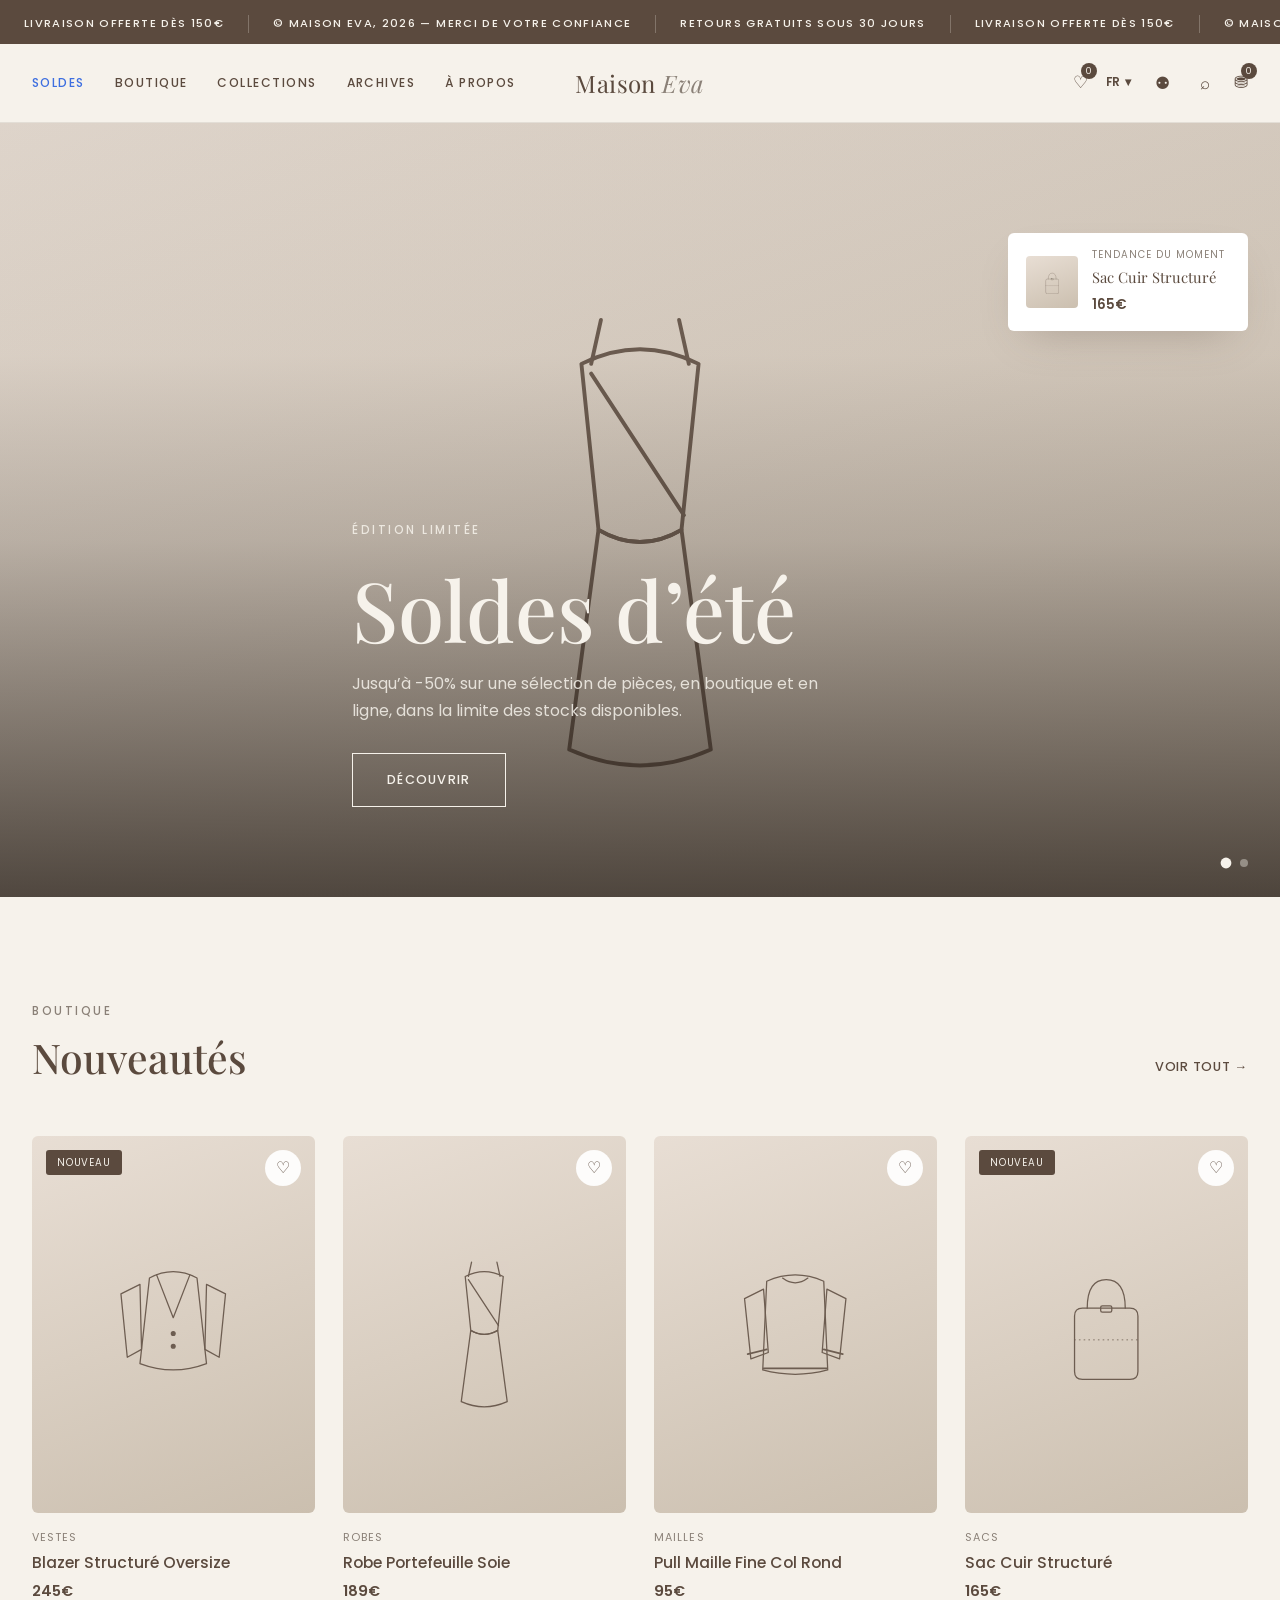
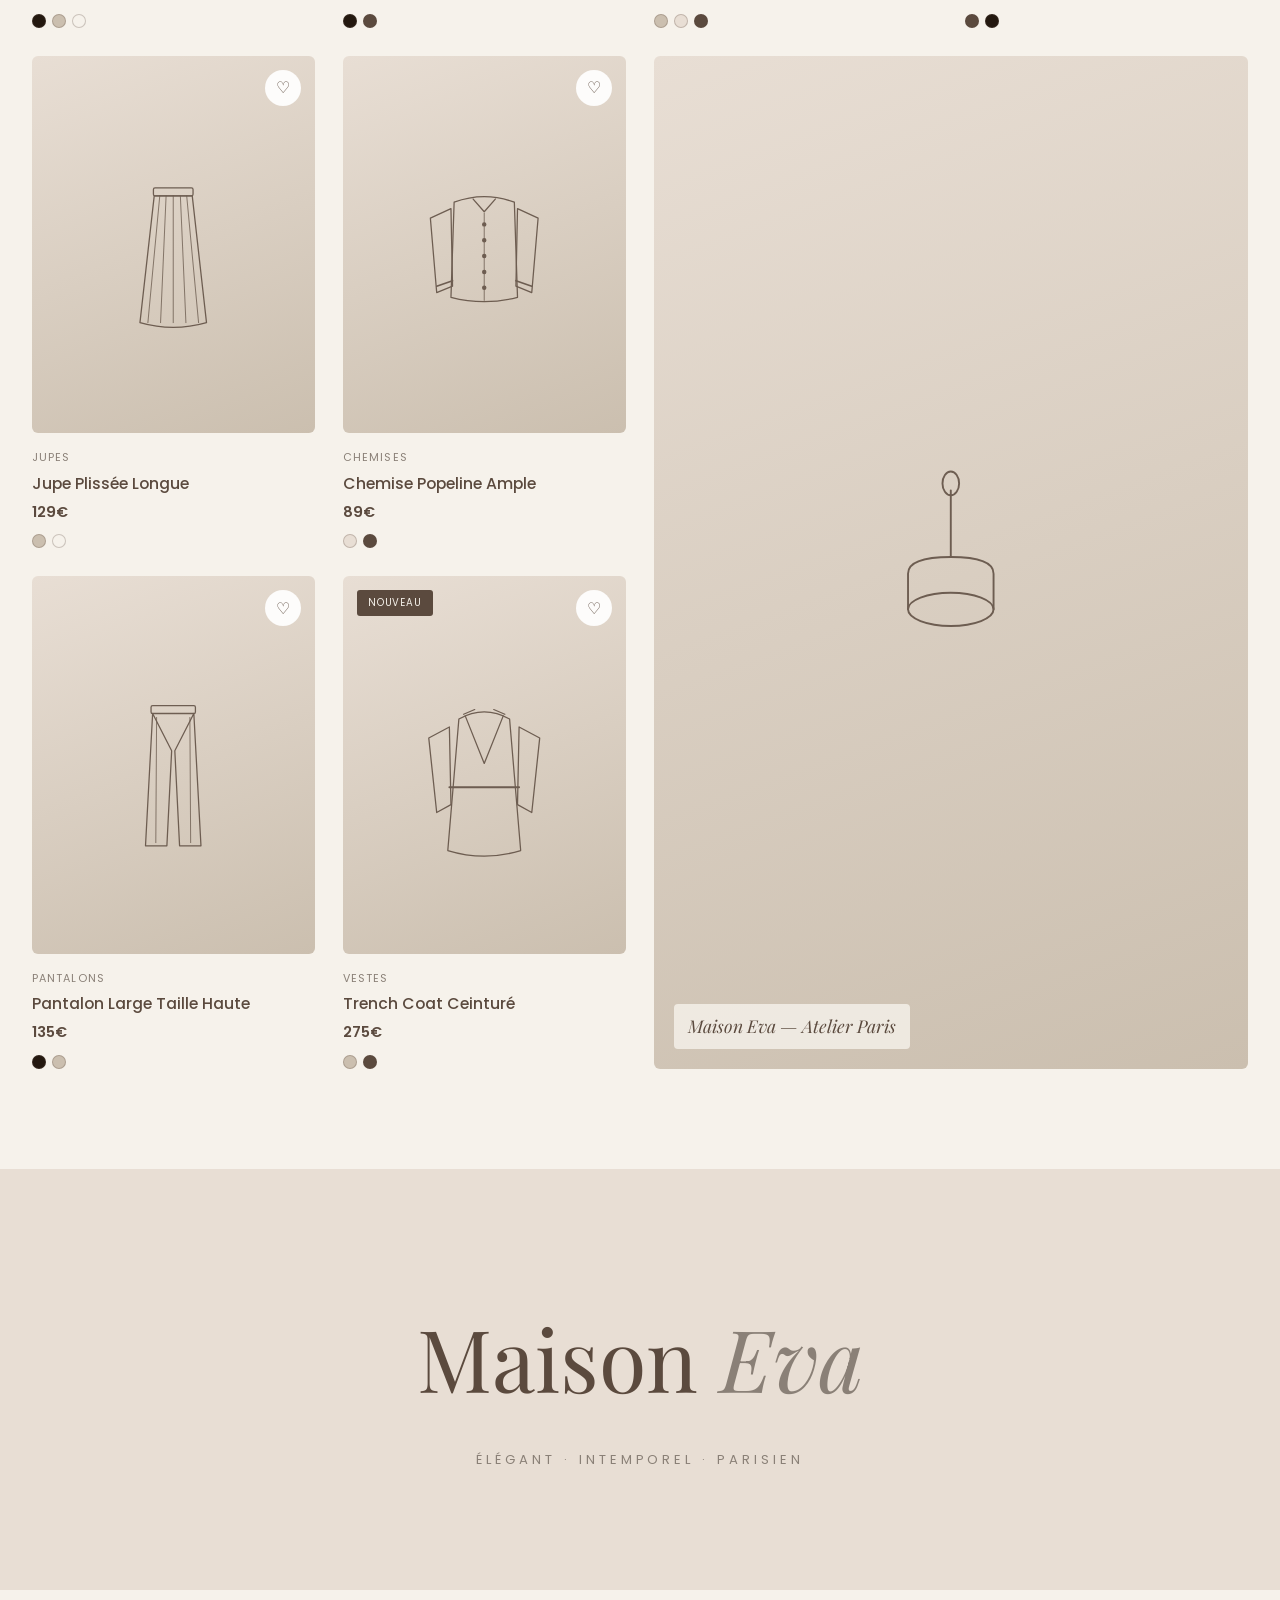
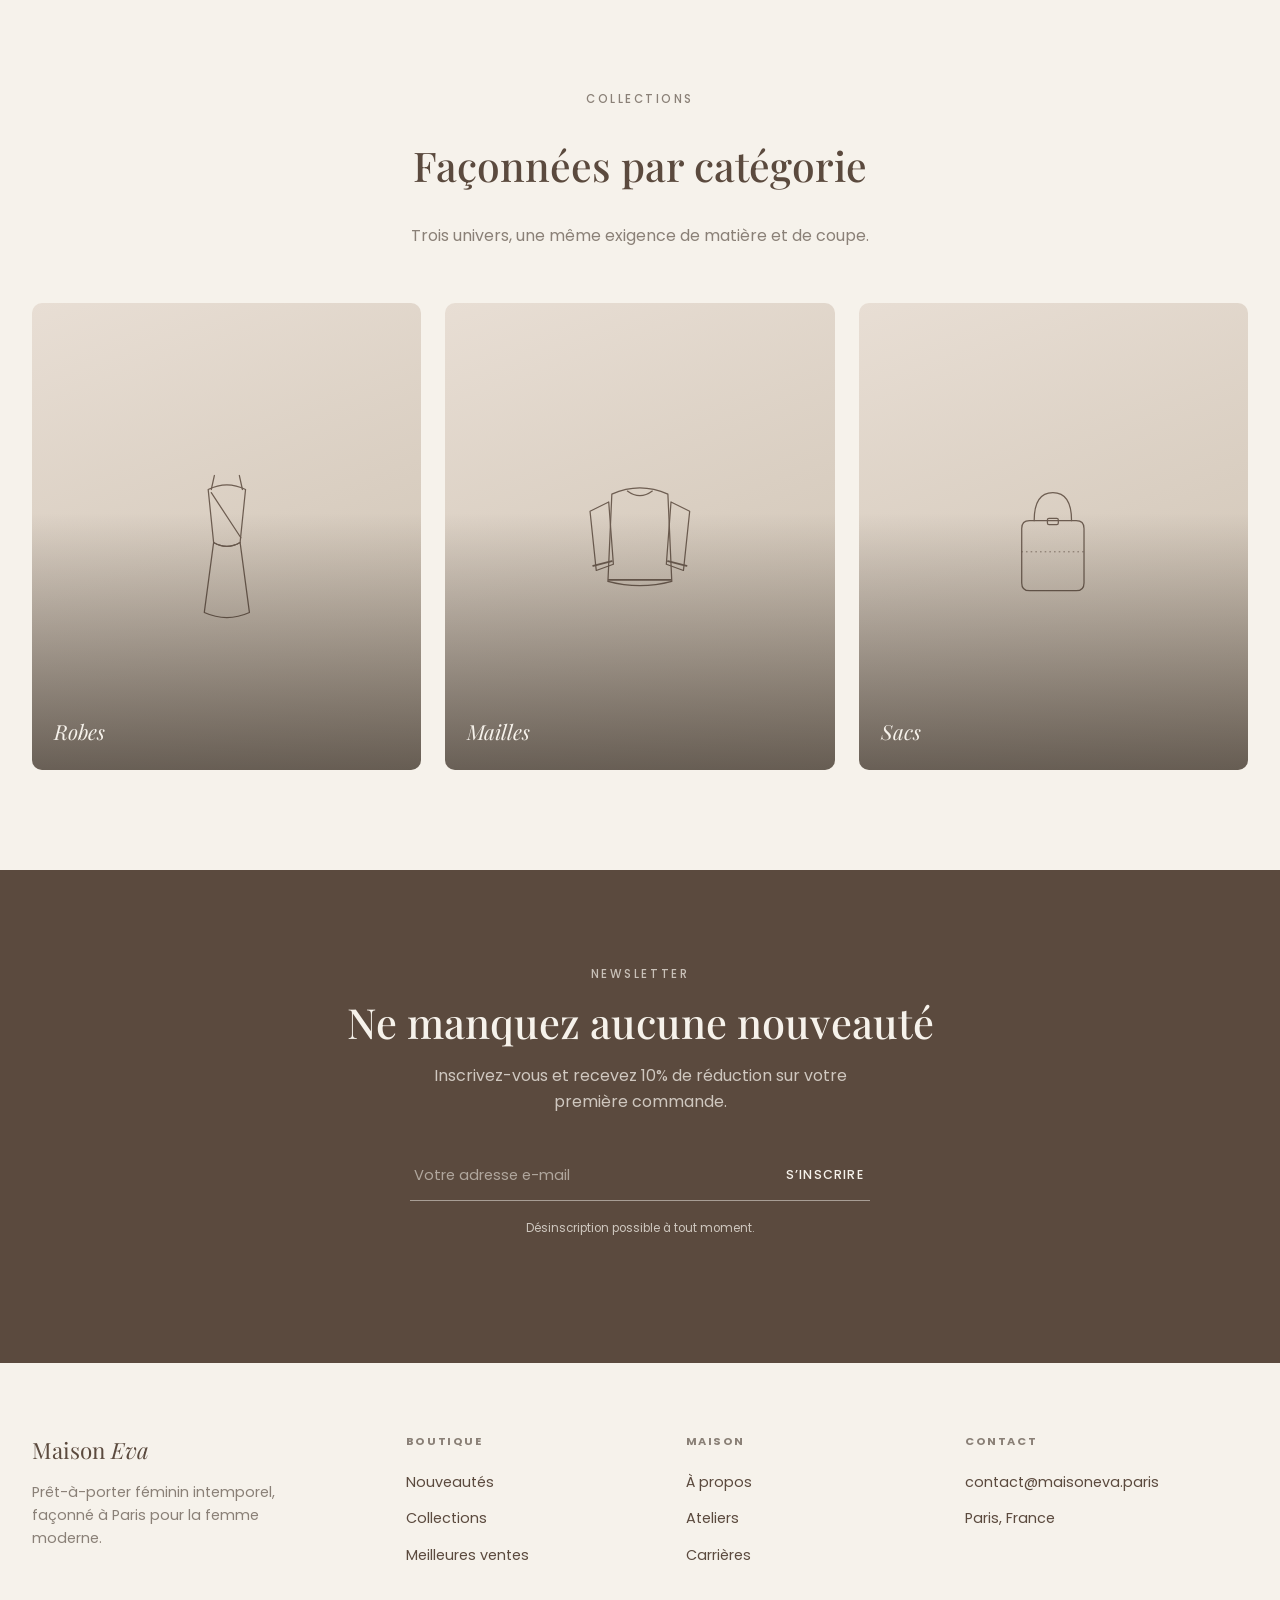
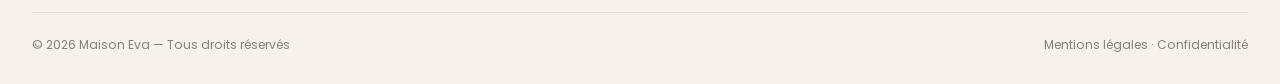
<file: index.html>
<!doctype html>
<html lang="fr">
<head>
  <meta charset="UTF-8">
  <meta name="viewport" content="width=device-width, initial-scale=1.0">
  <title>Maison Eva — Élégance intemporelle pour la femme moderne</title>
  <meta name="description" content="Maison Eva : prêt-à-porter féminin intemporel. Pièces raffinées, coupes justes, palette neutre chaude. Découvrez la collection.">
  <link rel="preconnect" href="https://fonts.googleapis.com">
  <link rel="preconnect" href="https://fonts.gstatic.com" crossorigin>
  <link rel="preload" as="style" href="https://fonts.googleapis.com/css2?family=Playfair+Display:ital,wght@0,400;0,500;0,600;1,400;1,500&family=Poppins:wght@300;400;500;600&display=swap" onload="this.onload=null;this.rel='stylesheet'">
  <noscript><link href="https://fonts.googleapis.com/css2?family=Playfair+Display:ital,wght@0,400;0,500;0,600;1,400;1,500&family=Poppins:wght@300;400;500;600&display=swap" rel="stylesheet"></noscript>
  <link rel="stylesheet" href="assets/css/style.css">
  <link rel="icon" href="data:image/svg+xml,<svg xmlns=%22http://www.w3.org/2000/svg%22 viewBox=%220 0 100 100%22><rect width=%22100%22 height=%22100%22 fill=%22%23F6F2EB%22/><text x=%2250%22 y=%2270%22 font-size=%2260%22 fill=%22%235B4A3E%22 text-anchor=%22middle%22 font-family=%22Georgia%22 font-style=%22italic%22>E</text></svg>">
  <script src="assets/js/products.js" defer></script>
  <script src="assets/js/store.js" defer></script>
</head>
<body>

  <div class="marquee">
    <div class="marquee-track">
      <span>Livraison Offerte Dès 150€</span>
      <span>© Maison Eva, 2026 — Merci de votre confiance</span>
      <span>Retours Gratuits Sous 30 Jours</span>
      <span>Livraison Offerte Dès 150€</span>
      <span>© Maison Eva, 2026 — Merci de votre confiance</span>
      <span>Retours Gratuits Sous 30 Jours</span>
    </div>
  </div>

  <header class="site-header">
    <div class="container header-inner">
      <nav class="main-nav">
        <a href="#top" class="nav-highlight">Soldes</a>

        <div class="nav-item">
          <a href="boutique.html" class="nav-trigger">Boutique</a>
          <div class="mega-panel">
            <div class="mega-grid">
              <div class="mega-col">
                <h4>À la une</h4>
                <ul>
                  <li><a href="boutique.html" class="strong">Meilleures ventes</a></li>
                  <li><a href="boutique.html" class="strong">Nouveautés</a></li>
                  <li><a href="boutique.html?cat=Retour%20en%20stock">Retour en stock</a></li>
                  <li><a href="boutique.html">Femme</a></li>
                </ul>
              </div>
              <div class="mega-col">
                <h4>Femme</h4>
                <ul>
                  <li><a href="#">Meilleures ventes</a></li>
                  <li><a href="#">Nouveautés <span class="mega-tag">NEW</span></a></li>
                  <li><a href="#">Tout voir</a></li>
                  <li><a href="#">Mailles <span class="mega-tag">NEW</span></a></li>
                  <li><a href="#">Hauts <span class="mega-tag">NEW</span></a></li>
                  <li><a href="#">Jupes et robes <span class="mega-tag">NEW</span></a></li>
                  <li><a href="#">Pantalons</a></li>
                  <li><a href="#">Sweats</a></li>
                  <li><a href="#">Chemises</a></li>
                  <li><a href="#">Vestes</a></li>
                  <li><a href="#">Accessoires <span class="mega-tag">NEW</span></a></li>
                </ul>
              </div>
              <div class="mega-col">
                <h4>Homme</h4>
                <ul>
                  <li><a href="#">Meilleures ventes</a></li>
                  <li><a href="#">Nouveautés <span class="mega-tag">NEW</span></a></li>
                  <li><a href="#">Tout voir</a></li>
                  <li><a href="#">Mailles <span class="mega-tag">NEW</span></a></li>
                  <li><a href="#">T-shirts <span class="mega-tag">NEW</span></a></li>
                  <li><a href="#">Pantalons <span class="mega-tag">NEW</span></a></li>
                  <li><a href="#">Sweats <span class="mega-tag">NEW</span></a></li>
                  <li><a href="#">Chemises</a></li>
                  <li><a href="#">Shorts <span class="mega-tag">NEW</span></a></li>
                  <li><a href="#">Polos</a></li>
                  <li><a href="#">Vestes</a></li>
                </ul>
              </div>
              <div class="mega-col">
                <h4>Accessoires</h4>
                <ul>
                  <li><a href="#">Tout voir</a></li>
                  <li><a href="#">Casquettes</a></li>
                  <li><a href="#">Bijoux <span class="mega-tag">NEW</span></a></li>
                  <li><a href="#">Sacs</a></li>
                  <li><a href="#">Chaussures <span class="mega-tag">NEW</span></a></li>
                  <li><a href="#">Ceintures</a></li>
                </ul>
              </div>
            </div>
          </div>
        </div>

        <a href="#collections">Collections</a>
        <a href="boutique.html">Archives</a>
        <a href="#about">À Propos</a>
      </nav>

      <a href="#top" class="logo">Maison <em>Eva</em></a>

      <div class="header-actions">
        <a href="favoris.html" class="icon-btn" aria-label="Favoris">♡<span class="wishlist-count">0</span></a>
        <div class="lang-switch">FR <span>▾</span></div>
        <button class="icon-btn account-btn" aria-label="Compte">⚉</button>
        <button class="icon-btn search-trigger" aria-label="Recherche">⌕</button>
        <a href="panier.html" class="icon-btn" aria-label="Panier">⛃<span class="cart-count">0</span></a>
        <button class="menu-toggle" aria-label="Menu">☰</button>
      </div>
    </div>
  </header>

  <section class="hero-carousel" id="top">
    <div class="hero-slide active">
      <div class="ph ph-hero"><svg viewBox="0 0 200 260" xmlns="http://www.w3.org/2000/svg" fill="none" stroke="#5B4A3E" stroke-width="1.6" stroke-linejoin="round" stroke-linecap="round"><path d="M76,70 Q100,58 124,70 L117,138 Q100,148 83,138 Z"/><path d="M83,138 Q100,148 117,138 L129,228 Q100,241 71,228 Z"/><path d="M80,70 L84,52"/><path d="M120,70 L116,52"/><path d="M80,74 L118,132"/></svg></div>
      <div class="hero-slide-inner container">
        <span class="eyebrow on-dark">Édition Limitée</span>
        <h1 class="hero-big">Soldes d&rsquo;été</h1>
        <p>Jusqu&rsquo;à -50% sur une sélection de pièces, en boutique et en ligne, dans la limite des stocks disponibles.</p>
        <a href="boutique.html" class="btn btn-on-dark">Découvrir</a>
      </div>
    </div>
    <div class="hero-slide">
      <div class="ph ph-hero"><svg viewBox="0 0 200 260" xmlns="http://www.w3.org/2000/svg" fill="none" stroke="#5B4A3E" stroke-width="1.6" stroke-linejoin="round" stroke-linecap="round"><path d="M70,72 Q100,56 130,72 L142,180 Q100,196 58,180 Z"/><path d="M58,80 L34,92 L42,172 L60,162 Z"/><path d="M142,80 L166,92 L158,172 L140,162 Z"/><path d="M79,68 L100,122 L121,68"/><circle cx="100" cy="142" r="2.4" fill="#5B4A3E"/><circle cx="100" cy="158" r="2.4" fill="#5B4A3E"/></svg></div>
      <div class="hero-slide-inner container">
        <span class="eyebrow on-dark">Collection Permanente</span>
        <h1 class="hero-big">L&rsquo;élégance s&rsquo;invite</h1>
        <p>Découvrez des pièces intemporelles, pensées pour la femme moderne. Matières nobles, coupes justes.</p>
        <a href="boutique.html" class="btn btn-on-dark">Voir la collection</a>
      </div>
    </div>
    <div class="hero-dots">
      <button class="hero-dot active" aria-label="Diapositive 1"></button>
      <button class="hero-dot" aria-label="Diapositive 2"></button>
    </div>
    <a href="produit.html?id=4" class="trend-card">
      <div class="ph tc-photo"><svg viewBox="0 0 200 260" xmlns="http://www.w3.org/2000/svg" fill="none" stroke="#5B4A3E" stroke-width="1.6" stroke-linejoin="round" stroke-linecap="round"><path d="M60,120 Q60,110 70,110 L130,110 Q140,110 140,120 L140,190 Q140,200 130,200 L70,200 Q60,200 60,190 Z"/><path d="M76,110 Q76,74 100,74 Q124,74 124,110"/><rect x="93" y="107" width="14" height="8" rx="2"/><path d="M60,150 L140,150" stroke-dasharray="1,5" stroke-width="1"/></svg></div>
      <div>
        <span class="tc-label">Tendance du moment</span>
        <span class="tc-name">Sac Cuir Structuré</span>
        <span class="tc-price">165€</span>
      </div>
    </a>
  </section>

  <section class="section" id="nouveautes">
    <div class="container">
      <div class="section-head reveal">
        <div>
          <span class="eyebrow">Boutique</span>
          <h2>Nouveautés</h2>
        </div>
        <a href="boutique.html" class="link-arrow">Voir tout →</a>
      </div>

      <div class="product-grid reveal" id="productGrid"></div>
    </div>
  </section>

  <section class="editorial section-alt" id="about">
    <div class="container">
      <div class="reveal">
        <div class="brand-mark">Maison <em>Eva</em></div>
        <p class="tagline">Élégant · Intemporel · Parisien</p>
      </div>
    </div>
  </section>

  <section class="section" id="collections">
    <div class="container">
      <div class="section-head center reveal">
        <span class="eyebrow">Collections</span>
        <h2>Façonnées par catégorie</h2>
        <p>Trois univers, une même exigence de matière et de coupe.</p>
      </div>
      <div class="category-strip reveal">
        <a href="boutique.html?cat=Robes" class="category-tile">
          <div class="ph ph-large"><svg viewBox="0 0 200 260" xmlns="http://www.w3.org/2000/svg" fill="none" stroke="#5B4A3E" stroke-width="1.6" stroke-linejoin="round" stroke-linecap="round"><path d="M76,70 Q100,58 124,70 L117,138 Q100,148 83,138 Z"/><path d="M83,138 Q100,148 117,138 L129,228 Q100,241 71,228 Z"/><path d="M80,70 L84,52"/><path d="M120,70 L116,52"/><path d="M80,74 L118,132"/></svg></div>
          <span class="cat-name">Robes</span>
        </a>
        <a href="boutique.html?cat=Mailles" class="category-tile">
          <div class="ph ph-large"><svg viewBox="0 0 200 260" xmlns="http://www.w3.org/2000/svg" fill="none" stroke="#5B4A3E" stroke-width="1.6" stroke-linejoin="round" stroke-linecap="round"><path d="M64,76 Q100,60 136,76 L141,188 Q100,199 59,188 Z"/><path d="M84,72 Q100,84 116,72"/><path d="M60,86 L36,98 L44,174 L66,166 Z"/><path d="M140,86 L164,98 L156,174 L134,166 Z"/><path d="M60,186 L140,186" stroke-width="2.2"/><path d="M40,168 L64,162" stroke-width="2.2"/><path d="M160,168 L136,162" stroke-width="2.2"/></svg></div>
          <span class="cat-name">Mailles</span>
        </a>
        <a href="boutique.html?cat=Sacs" class="category-tile">
          <div class="ph ph-large"><svg viewBox="0 0 200 260" xmlns="http://www.w3.org/2000/svg" fill="none" stroke="#5B4A3E" stroke-width="1.6" stroke-linejoin="round" stroke-linecap="round"><path d="M60,120 Q60,110 70,110 L130,110 Q140,110 140,120 L140,190 Q140,200 130,200 L70,200 Q60,200 60,190 Z"/><path d="M76,110 Q76,74 100,74 Q124,74 124,110"/><rect x="93" y="107" width="14" height="8" rx="2"/><path d="M60,150 L140,150" stroke-dasharray="1,5" stroke-width="1"/></svg></div>
          <span class="cat-name">Sacs</span>
        </a>
      </div>
    </div>
  </section>

  <section class="newsletter" id="contact">
    <div class="container">
      <div class="reveal">
        <span class="eyebrow" style="color:rgba(246,242,235,.7);">Newsletter</span>
        <h2>Ne manquez aucune nouveauté</h2>
        <p>Inscrivez-vous et recevez 10% de réduction sur votre première commande.</p>
        <form class="newsletter-form">
          <input type="email" placeholder="Votre adresse e-mail" required>
          <button type="submit">S&rsquo;inscrire</button>
        </form>
        <p class="newsletter-fine">Désinscription possible à tout moment.</p>
      </div>
    </div>
  </section>

  <footer class="site-footer">
    <div class="container">
      <div class="footer-grid">
        <div>
          <div class="footer-logo">Maison <em>Eva</em></div>
          <p style="font-size:.9rem;color:var(--shadow);max-width:260px;">Prêt-à-porter féminin intemporel, façonné à Paris pour la femme moderne.</p>
        </div>
        <div>
          <h5>Boutique</h5>
          <ul>
            <li><a href="boutique.html">Nouveautés</a></li>
            <li><a href="#collections">Collections</a></li>
            <li><a href="boutique.html">Meilleures ventes</a></li>
          </ul>
        </div>
        <div>
          <h5>Maison</h5>
          <ul>
            <li><a href="#about">À propos</a></li>
            <li><a href="#about">Ateliers</a></li>
            <li><a href="#about">Carrières</a></li>
          </ul>
        </div>
        <div>
          <h5>Contact</h5>
          <ul>
            <li><a href="mailto:contact@maisoneva.paris">contact@maisoneva.paris</a></li>
            <li><a href="#">Paris, France</a></li>
          </ul>
        </div>
      </div>
      <div class="footer-bottom">
        <span>© 2026 Maison Eva — Tous droits réservés</span>
        <span>Mentions légales · Confidentialité</span>
      </div>
    </div>
  </footer>

  <script src="assets/js/main.js" defer></script>
</body>
</html>
</file>
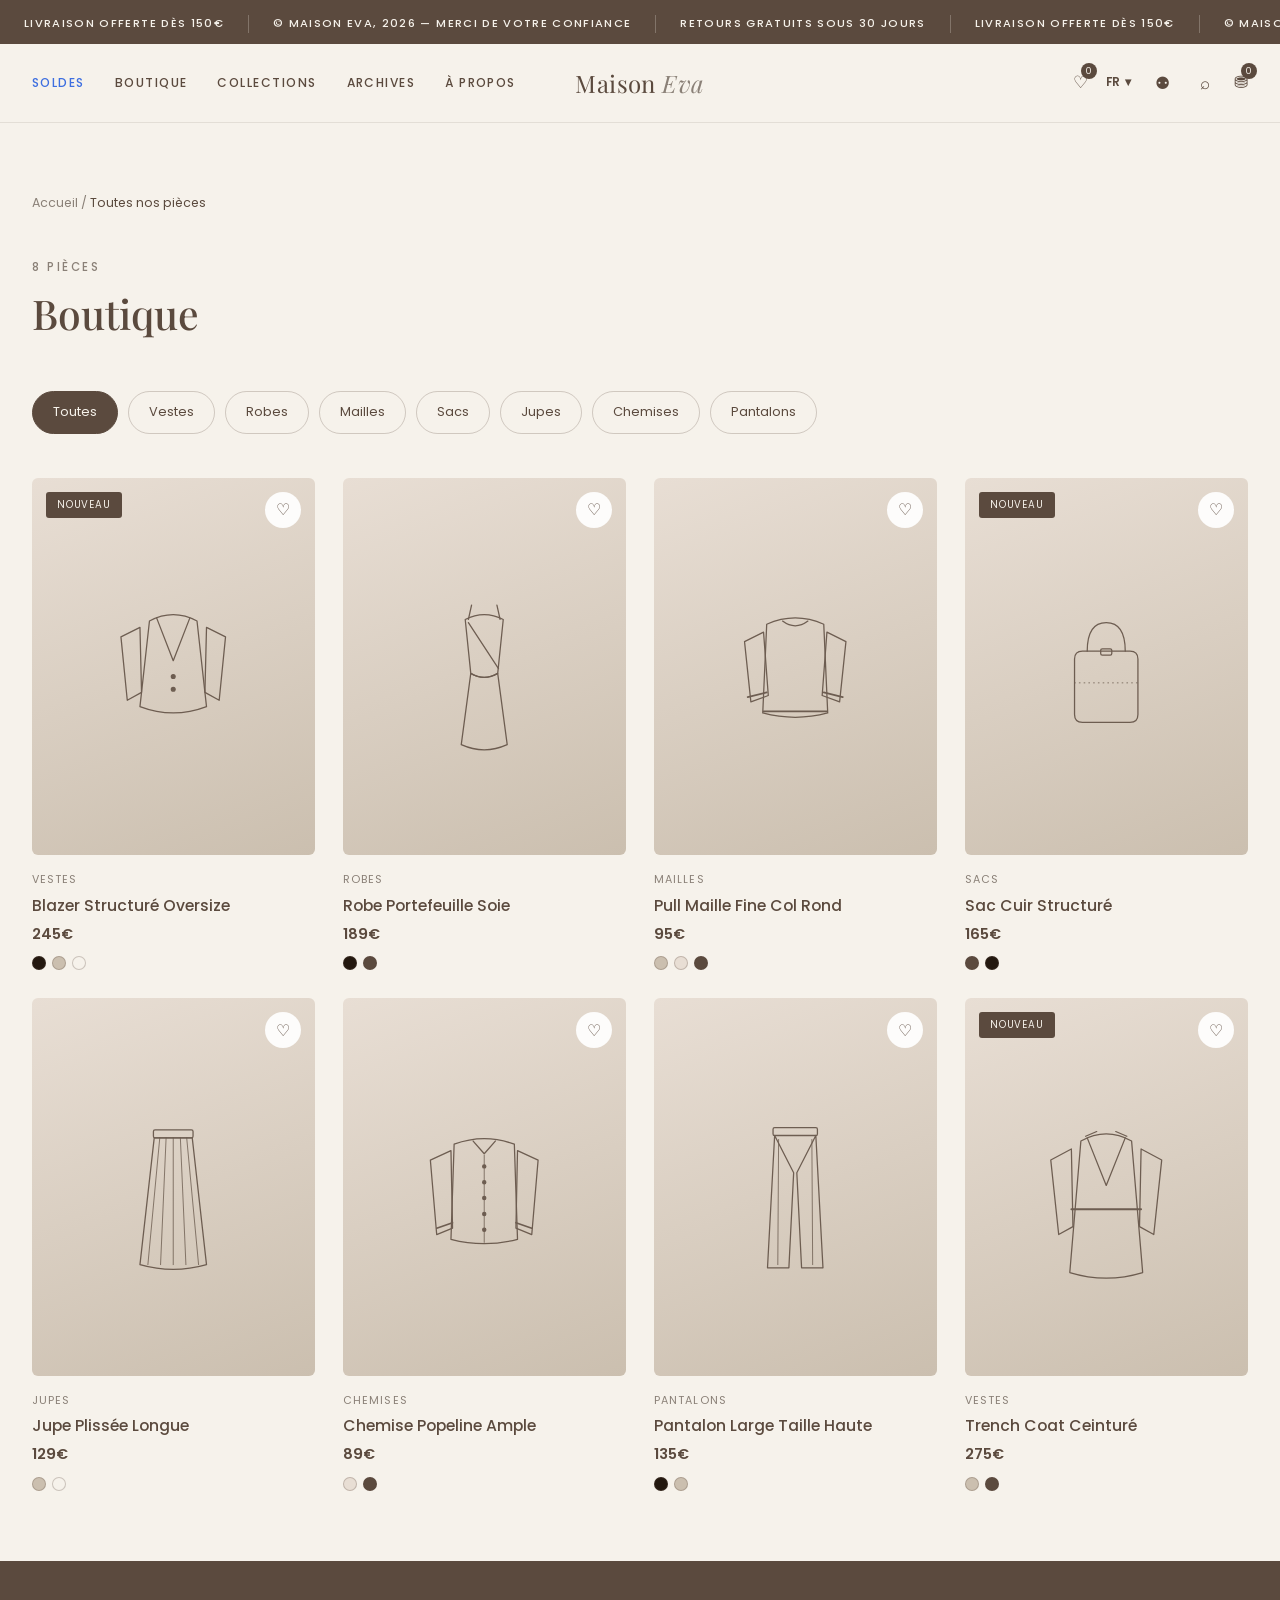
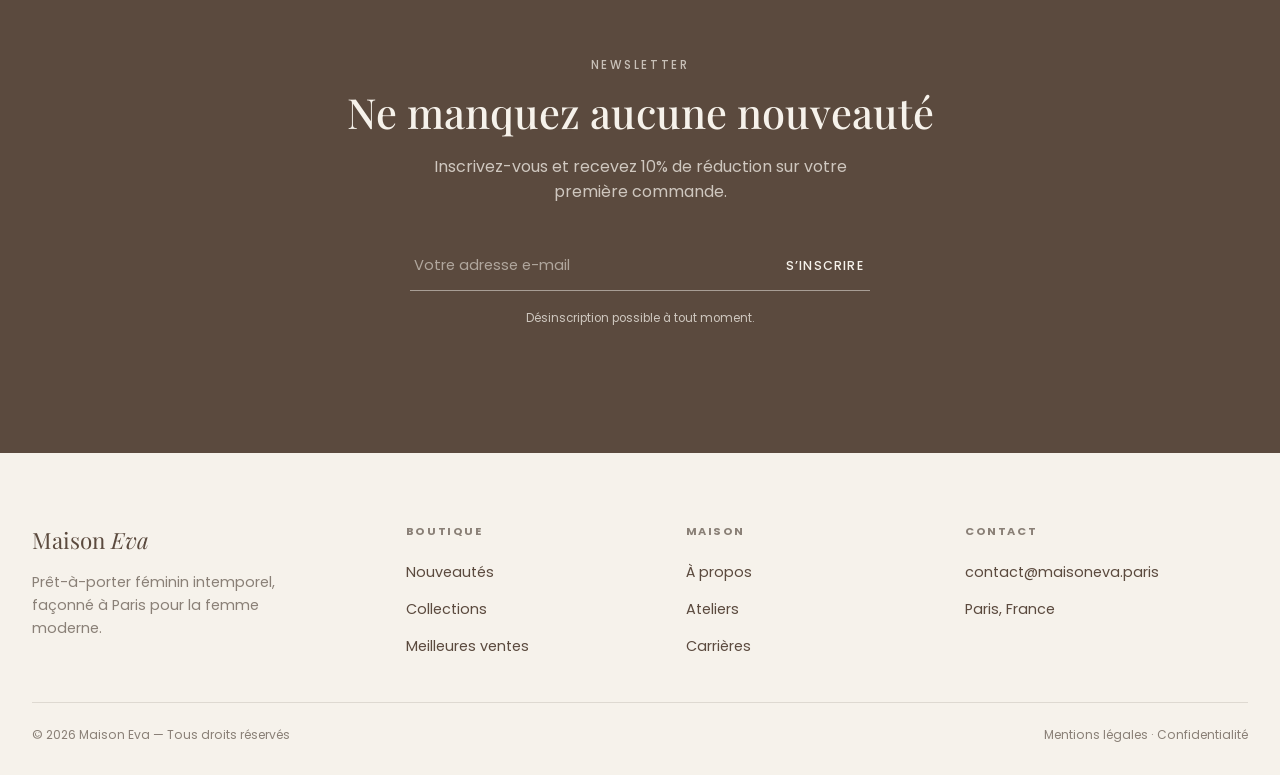
<file: boutique.html>
<!doctype html>
<html lang="fr">
<head>
  <meta charset="UTF-8">
  <meta name="viewport" content="width=device-width, initial-scale=1.0">
  <title>Boutique — Maison Eva</title>
  <meta name="description" content="Maison Eva : toutes nos pièces, par catégorie.">
  <link rel="preconnect" href="https://fonts.googleapis.com">
  <link rel="preconnect" href="https://fonts.gstatic.com" crossorigin>
  <link rel="preload" as="style" href="https://fonts.googleapis.com/css2?family=Playfair+Display:ital,wght@0,400;0,500;0,600;1,400;1,500&family=Poppins:wght@300;400;500;600&display=swap" onload="this.onload=null;this.rel='stylesheet'">
  <noscript><link href="https://fonts.googleapis.com/css2?family=Playfair+Display:ital,wght@0,400;0,500;0,600;1,400;1,500&family=Poppins:wght@300;400;500;600&display=swap" rel="stylesheet"></noscript>
  <link rel="stylesheet" href="assets/css/style.css">
  <link rel="icon" href="data:image/svg+xml,<svg xmlns=%22http://www.w3.org/2000/svg%22 viewBox=%220 0 100 100%22><rect width=%22100%22 height=%22100%22 fill=%22%23F6F2EB%22/><text x=%2250%22 y=%2270%22 font-size=%2260%22 fill=%22%235B4A3E%22 text-anchor=%22middle%22 font-family=%22Georgia%22 font-style=%22italic%22>E</text></svg>">
  <script src="assets/js/products.js" defer></script>
  <script src="assets/js/store.js" defer></script>
</head>
<body>

  <div class="marquee">
    <div class="marquee-track">
      <span>Livraison Offerte Dès 150€</span>
      <span>© Maison Eva, 2026 — Merci de votre confiance</span>
      <span>Retours Gratuits Sous 30 Jours</span>
      <span>Livraison Offerte Dès 150€</span>
      <span>© Maison Eva, 2026 — Merci de votre confiance</span>
      <span>Retours Gratuits Sous 30 Jours</span>
    </div>
  </div>

  <header class="site-header">
    <div class="container header-inner">
      <nav class="main-nav">
        <a href="boutique.html" class="nav-highlight">Soldes</a>

        <div class="nav-item">
          <a href="boutique.html" class="nav-trigger">Boutique</a>
          <div class="mega-panel">
            <div class="mega-grid">
              <div class="mega-col">
                <h4>À la une</h4>
                <ul>
                  <li><a href="boutique.html" class="strong">Meilleures ventes</a></li>
                  <li><a href="boutique.html" class="strong">Nouveautés</a></li>
                  <li><a href="boutique.html?cat=Retour%20en%20stock">Retour en stock</a></li>
                  <li><a href="boutique.html">Femme</a></li>
                </ul>
              </div>
              <div class="mega-col">
                <h4>Femme</h4>
                <ul>
                  <li><a href="#">Meilleures ventes</a></li>
                  <li><a href="#">Nouveautés <span class="mega-tag">NEW</span></a></li>
                  <li><a href="#">Tout voir</a></li>
                  <li><a href="#">Mailles <span class="mega-tag">NEW</span></a></li>
                  <li><a href="#">Hauts <span class="mega-tag">NEW</span></a></li>
                  <li><a href="#">Jupes et robes <span class="mega-tag">NEW</span></a></li>
                  <li><a href="#">Pantalons</a></li>
                  <li><a href="#">Sweats</a></li>
                  <li><a href="#">Chemises</a></li>
                  <li><a href="#">Vestes</a></li>
                  <li><a href="#">Accessoires <span class="mega-tag">NEW</span></a></li>
                </ul>
              </div>
              <div class="mega-col">
                <h4>Homme</h4>
                <ul>
                  <li><a href="#">Meilleures ventes</a></li>
                  <li><a href="#">Nouveautés <span class="mega-tag">NEW</span></a></li>
                  <li><a href="#">Tout voir</a></li>
                  <li><a href="#">Mailles <span class="mega-tag">NEW</span></a></li>
                  <li><a href="#">T-shirts <span class="mega-tag">NEW</span></a></li>
                  <li><a href="#">Pantalons <span class="mega-tag">NEW</span></a></li>
                  <li><a href="#">Sweats <span class="mega-tag">NEW</span></a></li>
                  <li><a href="#">Chemises</a></li>
                  <li><a href="#">Shorts <span class="mega-tag">NEW</span></a></li>
                  <li><a href="#">Polos</a></li>
                  <li><a href="#">Vestes</a></li>
                </ul>
              </div>
              <div class="mega-col">
                <h4>Accessoires</h4>
                <ul>
                  <li><a href="#">Tout voir</a></li>
                  <li><a href="#">Casquettes</a></li>
                  <li><a href="#">Bijoux <span class="mega-tag">NEW</span></a></li>
                  <li><a href="#">Sacs</a></li>
                  <li><a href="#">Chaussures <span class="mega-tag">NEW</span></a></li>
                  <li><a href="#">Ceintures</a></li>
                </ul>
              </div>
            </div>
          </div>
        </div>

        <a href="boutique.html">Collections</a>
        <a href="boutique.html">Archives</a>
        <a href="index.html#about">À Propos</a>
      </nav>

      <a href="index.html#top" class="logo">Maison <em>Eva</em></a>

      <div class="header-actions">
        <a href="favoris.html" class="icon-btn" aria-label="Favoris">♡<span class="wishlist-count">0</span></a>
        <div class="lang-switch">FR <span>▾</span></div>
        <button class="icon-btn account-btn" aria-label="Compte">⚉</button>
        <button class="icon-btn search-trigger" aria-label="Recherche">⌕</button>
        <a href="panier.html" class="icon-btn" aria-label="Panier">⛃<span class="cart-count">0</span></a>
        <button class="menu-toggle" aria-label="Menu">☰</button>
      </div>
    </div>
  </header>

  <section class="section-tight">
    <div class="container">
      <nav class="breadcrumb"><a href="index.html#top">Accueil</a> / <span id="boutiqueTitle">Boutique</span></nav>

      <div class="section-head">
        <div>
          <span class="eyebrow" id="boutiqueCount">&nbsp;</span>
          <h1 style="font-family:var(--font-display);font-weight:500;font-size:clamp(1.9rem,3.2vw,2.6rem);">Boutique</h1>
        </div>
      </div>

      <div class="filter-pills">
        <a href="boutique.html" class="filter-pill" data-cat="all">Toutes</a>
        <a href="boutique.html?cat=Vestes" class="filter-pill" data-cat="Vestes">Vestes</a>
        <a href="boutique.html?cat=Robes" class="filter-pill" data-cat="Robes">Robes</a>
        <a href="boutique.html?cat=Mailles" class="filter-pill" data-cat="Mailles">Mailles</a>
        <a href="boutique.html?cat=Sacs" class="filter-pill" data-cat="Sacs">Sacs</a>
        <a href="boutique.html?cat=Jupes" class="filter-pill" data-cat="Jupes">Jupes</a>
        <a href="boutique.html?cat=Chemises" class="filter-pill" data-cat="Chemises">Chemises</a>
        <a href="boutique.html?cat=Pantalons" class="filter-pill" data-cat="Pantalons">Pantalons</a>
      </div>

      <div class="product-grid" id="boutiqueGrid" style="margin-top:44px;"></div>

      <div class="boutique-empty" id="boutiqueEmpty" style="display:none;">
        <p>Aucune pièce disponible pour l&rsquo;instant dans « <span class="empty-cat"></span> ».</p>
        <p>De nouvelles pièces arrivent régulièrement — revenez bientôt, ou explorez le reste de la boutique.</p>
        <a href="boutique.html" class="btn btn-fill">Voir toutes nos pièces</a>
      </div>
    </div>
  </section>

  <section class="newsletter" id="contact">
    <div class="container">
      <div>
        <span class="eyebrow" style="color:rgba(246,242,235,.7);">Newsletter</span>
        <h2>Ne manquez aucune nouveauté</h2>
        <p>Inscrivez-vous et recevez 10% de réduction sur votre première commande.</p>
        <form class="newsletter-form">
          <input type="email" placeholder="Votre adresse e-mail" required>
          <button type="submit">S&rsquo;inscrire</button>
        </form>
        <p class="newsletter-fine">Désinscription possible à tout moment.</p>
      </div>
    </div>
  </section>

  <footer class="site-footer">
    <div class="container">
      <div class="footer-grid">
        <div>
          <div class="footer-logo">Maison <em>Eva</em></div>
          <p style="font-size:.9rem;color:var(--shadow);max-width:260px;">Prêt-à-porter féminin intemporel, façonné à Paris pour la femme moderne.</p>
        </div>
        <div>
          <h5>Boutique</h5>
          <ul>
            <li><a href="boutique.html">Nouveautés</a></li>
            <li><a href="boutique.html">Collections</a></li>
            <li><a href="boutique.html">Meilleures ventes</a></li>
          </ul>
        </div>
        <div>
          <h5>Maison</h5>
          <ul>
            <li><a href="index.html#about">À propos</a></li>
            <li><a href="index.html#about">Ateliers</a></li>
            <li><a href="index.html#about">Carrières</a></li>
          </ul>
        </div>
        <div>
          <h5>Contact</h5>
          <ul>
            <li><a href="mailto:contact@maisoneva.paris">contact@maisoneva.paris</a></li>
            <li><a href="#">Paris, France</a></li>
          </ul>
        </div>
      </div>
      <div class="footer-bottom">
        <span>© 2026 Maison Eva — Tous droits réservés</span>
        <span>Mentions légales · Confidentialité</span>
      </div>
    </div>
  </footer>

  <script src="assets/js/main.js" defer></script>
  <script src="assets/js/boutique.js" defer></script>
</body>
</html>
</file>
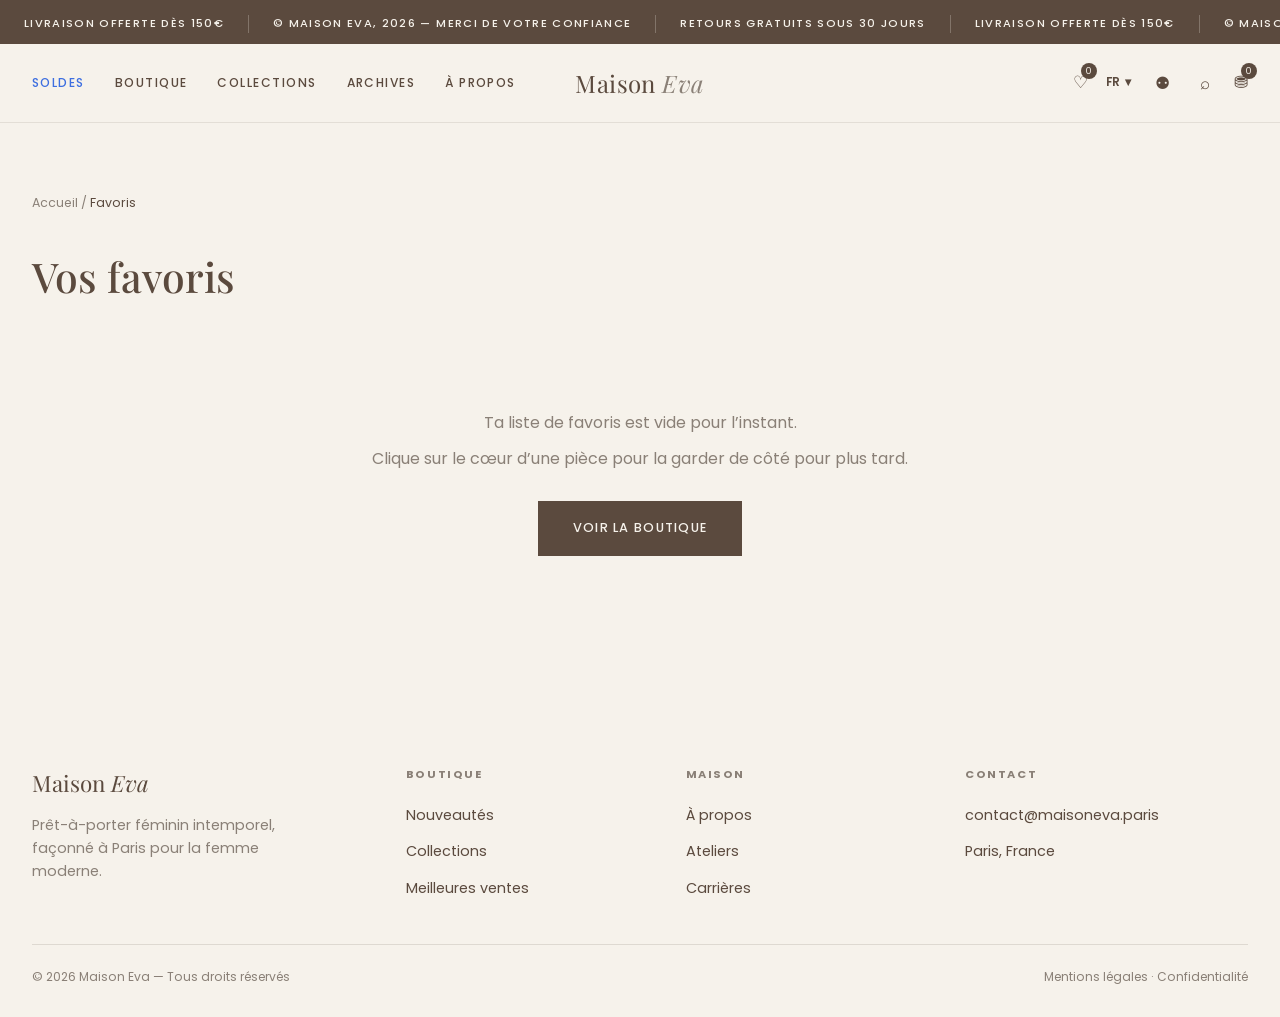
<file: favoris.html>
<!doctype html>
<html lang="fr">
<head>
  <meta charset="UTF-8">
  <meta name="viewport" content="width=device-width, initial-scale=1.0">
  <title>Favoris — Maison Eva</title>
  <meta name="description" content="Maison Eva : votre liste de favoris.">
  <link rel="preconnect" href="https://fonts.googleapis.com">
  <link rel="preconnect" href="https://fonts.gstatic.com" crossorigin>
  <link rel="preload" as="style" href="https://fonts.googleapis.com/css2?family=Playfair+Display:ital,wght@0,400;0,500;0,600;1,400;1,500&family=Poppins:wght@300;400;500;600&display=swap" onload="this.onload=null;this.rel='stylesheet'">
  <noscript><link href="https://fonts.googleapis.com/css2?family=Playfair+Display:ital,wght@0,400;0,500;0,600;1,400;1,500&family=Poppins:wght@300;400;500;600&display=swap" rel="stylesheet"></noscript>
  <link rel="stylesheet" href="assets/css/style.css">
  <link rel="icon" href="data:image/svg+xml,<svg xmlns=%22http://www.w3.org/2000/svg%22 viewBox=%220 0 100 100%22><rect width=%22100%22 height=%22100%22 fill=%22%23F6F2EB%22/><text x=%2250%22 y=%2270%22 font-size=%2260%22 fill=%22%235B4A3E%22 text-anchor=%22middle%22 font-family=%22Georgia%22 font-style=%22italic%22>E</text></svg>">
  <script src="assets/js/products.js" defer></script>
  <script src="assets/js/store.js" defer></script>
</head>
<body>

  <div class="marquee">
    <div class="marquee-track">
      <span>Livraison Offerte Dès 150€</span>
      <span>© Maison Eva, 2026 — Merci de votre confiance</span>
      <span>Retours Gratuits Sous 30 Jours</span>
      <span>Livraison Offerte Dès 150€</span>
      <span>© Maison Eva, 2026 — Merci de votre confiance</span>
      <span>Retours Gratuits Sous 30 Jours</span>
    </div>
  </div>

  <header class="site-header">
    <div class="container header-inner">
      <nav class="main-nav">
        <a href="boutique.html" class="nav-highlight">Soldes</a>

        <div class="nav-item">
          <a href="boutique.html" class="nav-trigger">Boutique</a>
          <div class="mega-panel">
            <div class="mega-grid">
              <div class="mega-col">
                <h4>À la une</h4>
                <ul>
                  <li><a href="boutique.html" class="strong">Meilleures ventes</a></li>
                  <li><a href="boutique.html" class="strong">Nouveautés</a></li>
                  <li><a href="boutique.html?cat=Retour%20en%20stock">Retour en stock</a></li>
                  <li><a href="boutique.html">Femme</a></li>
                </ul>
              </div>
              <div class="mega-col">
                <h4>Femme</h4>
                <ul>
                  <li><a href="#">Meilleures ventes</a></li>
                  <li><a href="#">Nouveautés <span class="mega-tag">NEW</span></a></li>
                  <li><a href="#">Tout voir</a></li>
                  <li><a href="#">Mailles <span class="mega-tag">NEW</span></a></li>
                  <li><a href="#">Hauts <span class="mega-tag">NEW</span></a></li>
                  <li><a href="#">Jupes et robes <span class="mega-tag">NEW</span></a></li>
                  <li><a href="#">Pantalons</a></li>
                  <li><a href="#">Sweats</a></li>
                  <li><a href="#">Chemises</a></li>
                  <li><a href="#">Vestes</a></li>
                  <li><a href="#">Accessoires <span class="mega-tag">NEW</span></a></li>
                </ul>
              </div>
              <div class="mega-col">
                <h4>Homme</h4>
                <ul>
                  <li><a href="#">Meilleures ventes</a></li>
                  <li><a href="#">Nouveautés <span class="mega-tag">NEW</span></a></li>
                  <li><a href="#">Tout voir</a></li>
                  <li><a href="#">Mailles <span class="mega-tag">NEW</span></a></li>
                  <li><a href="#">T-shirts <span class="mega-tag">NEW</span></a></li>
                  <li><a href="#">Pantalons <span class="mega-tag">NEW</span></a></li>
                  <li><a href="#">Sweats <span class="mega-tag">NEW</span></a></li>
                  <li><a href="#">Chemises</a></li>
                  <li><a href="#">Shorts <span class="mega-tag">NEW</span></a></li>
                  <li><a href="#">Polos</a></li>
                  <li><a href="#">Vestes</a></li>
                </ul>
              </div>
              <div class="mega-col">
                <h4>Accessoires</h4>
                <ul>
                  <li><a href="#">Tout voir</a></li>
                  <li><a href="#">Casquettes</a></li>
                  <li><a href="#">Bijoux <span class="mega-tag">NEW</span></a></li>
                  <li><a href="#">Sacs</a></li>
                  <li><a href="#">Chaussures <span class="mega-tag">NEW</span></a></li>
                  <li><a href="#">Ceintures</a></li>
                </ul>
              </div>
            </div>
          </div>
        </div>

        <a href="boutique.html">Collections</a>
        <a href="boutique.html">Archives</a>
        <a href="index.html#about">À Propos</a>
      </nav>

      <a href="index.html#top" class="logo">Maison <em>Eva</em></a>

      <div class="header-actions">
        <a href="favoris.html" class="icon-btn" aria-label="Favoris">♡<span class="wishlist-count">0</span></a>
        <div class="lang-switch">FR <span>▾</span></div>
        <button class="icon-btn account-btn" aria-label="Compte">⚉</button>
        <button class="icon-btn search-trigger" aria-label="Recherche">⌕</button>
        <a href="panier.html" class="icon-btn" aria-label="Panier">⛃<span class="cart-count">0</span></a>
        <button class="menu-toggle" aria-label="Menu">☰</button>
      </div>
    </div>
  </header>

  <section class="section-tight">
    <div class="container">
      <nav class="breadcrumb"><a href="index.html#top">Accueil</a> / <span>Favoris</span></nav>
      <h1 style="font-family:var(--font-display);font-weight:500;font-size:clamp(1.9rem,3.2vw,2.6rem);margin-bottom:40px;">Vos favoris</h1>

      <div id="favorisWrap"></div>
    </div>
  </section>

  <footer class="site-footer">
    <div class="container">
      <div class="footer-grid">
        <div>
          <div class="footer-logo">Maison <em>Eva</em></div>
          <p style="font-size:.9rem;color:var(--shadow);max-width:260px;">Prêt-à-porter féminin intemporel, façonné à Paris pour la femme moderne.</p>
        </div>
        <div>
          <h5>Boutique</h5>
          <ul>
            <li><a href="boutique.html">Nouveautés</a></li>
            <li><a href="index.html#collections">Collections</a></li>
            <li><a href="boutique.html">Meilleures ventes</a></li>
          </ul>
        </div>
        <div>
          <h5>Maison</h5>
          <ul>
            <li><a href="index.html#about">À propos</a></li>
            <li><a href="index.html#about">Ateliers</a></li>
            <li><a href="index.html#about">Carrières</a></li>
          </ul>
        </div>
        <div>
          <h5>Contact</h5>
          <ul>
            <li><a href="mailto:contact@maisoneva.paris">contact@maisoneva.paris</a></li>
            <li><a href="#">Paris, France</a></li>
          </ul>
        </div>
      </div>
      <div class="footer-bottom">
        <span>© 2026 Maison Eva — Tous droits réservés</span>
        <span>Mentions légales · Confidentialité</span>
      </div>
    </div>
  </footer>

  <script src="assets/js/main.js" defer></script>
  <script src="assets/js/favoris.js" defer></script>
</body>
</html>
</file>
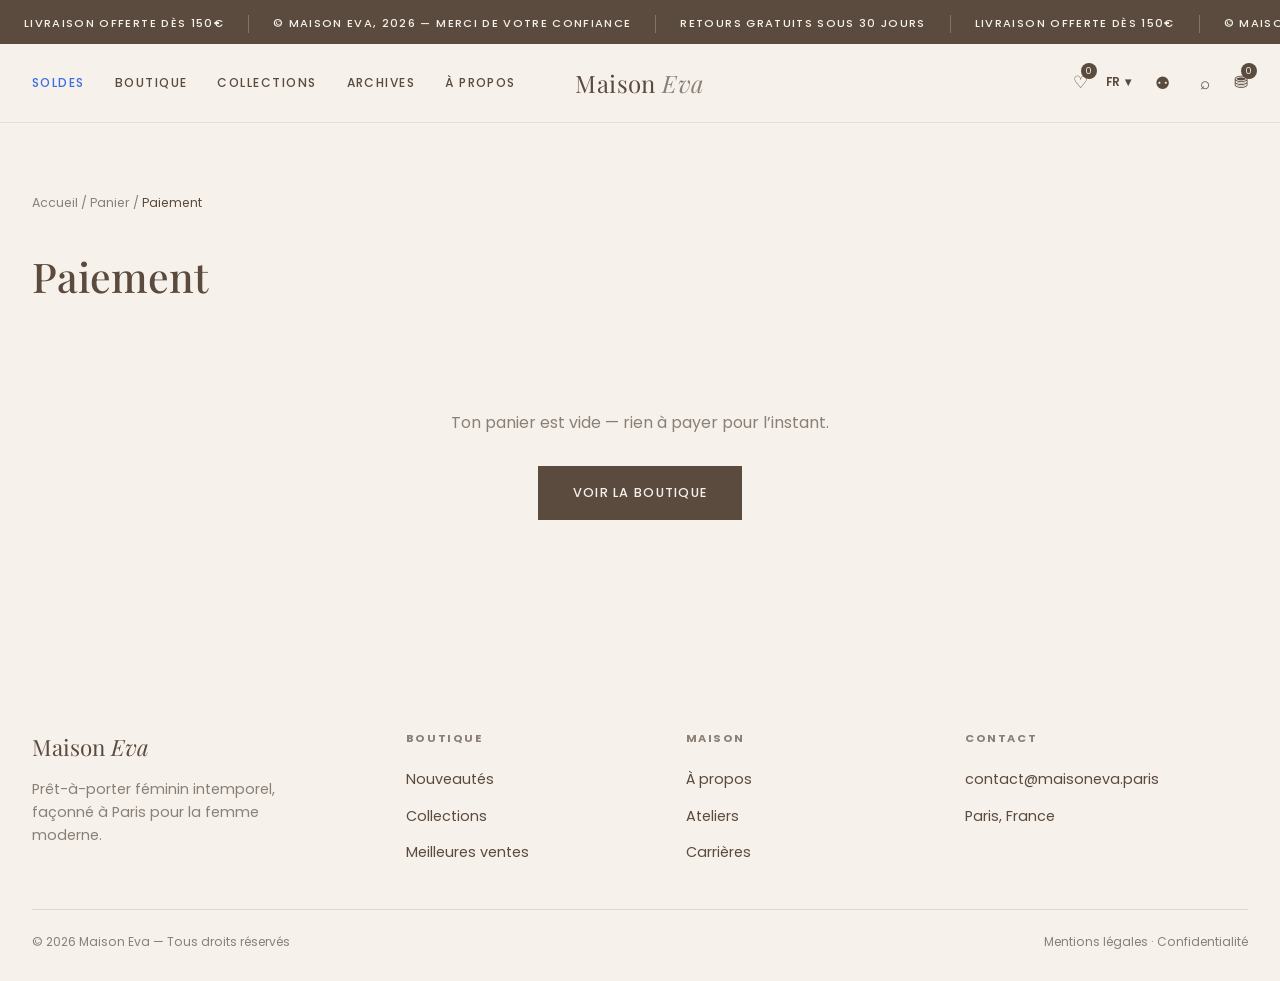
<file: paiement.html>
<!doctype html>
<html lang="fr">
<head>
  <meta charset="UTF-8">
  <meta name="viewport" content="width=device-width, initial-scale=1.0">
  <title>Paiement — Maison Eva</title>
  <meta name="description" content="Maison Eva : finalisez votre commande.">
  <link rel="preconnect" href="https://fonts.googleapis.com">
  <link rel="preconnect" href="https://fonts.gstatic.com" crossorigin>
  <link rel="preload" as="style" href="https://fonts.googleapis.com/css2?family=Playfair+Display:ital,wght@0,400;0,500;0,600;1,400;1,500&family=Poppins:wght@300;400;500;600&display=swap" onload="this.onload=null;this.rel='stylesheet'">
  <noscript><link href="https://fonts.googleapis.com/css2?family=Playfair+Display:ital,wght@0,400;0,500;0,600;1,400;1,500&family=Poppins:wght@300;400;500;600&display=swap" rel="stylesheet"></noscript>
  <link rel="stylesheet" href="assets/css/style.css">
  <link rel="icon" href="data:image/svg+xml,<svg xmlns=%22http://www.w3.org/2000/svg%22 viewBox=%220 0 100 100%22><rect width=%22100%22 height=%22100%22 fill=%22%23F6F2EB%22/><text x=%2250%22 y=%2270%22 font-size=%2260%22 fill=%22%235B4A3E%22 text-anchor=%22middle%22 font-family=%22Georgia%22 font-style=%22italic%22>E</text></svg>">
  <script src="assets/js/products.js" defer></script>
  <script src="assets/js/store.js" defer></script>
</head>
<body>

  <div class="marquee">
    <div class="marquee-track">
      <span>Livraison Offerte Dès 150€</span>
      <span>© Maison Eva, 2026 — Merci de votre confiance</span>
      <span>Retours Gratuits Sous 30 Jours</span>
      <span>Livraison Offerte Dès 150€</span>
      <span>© Maison Eva, 2026 — Merci de votre confiance</span>
      <span>Retours Gratuits Sous 30 Jours</span>
    </div>
  </div>

  <header class="site-header">
    <div class="container header-inner">
      <nav class="main-nav">
        <a href="boutique.html" class="nav-highlight">Soldes</a>
        <div class="nav-item">
          <a href="boutique.html" class="nav-trigger">Boutique</a>
        </div>
        <a href="boutique.html">Collections</a>
        <a href="boutique.html">Archives</a>
        <a href="index.html#about">À Propos</a>
      </nav>

      <a href="index.html#top" class="logo">Maison <em>Eva</em></a>

      <div class="header-actions">
        <a href="favoris.html" class="icon-btn" aria-label="Favoris">♡<span class="wishlist-count">0</span></a>
        <div class="lang-switch">FR <span>▾</span></div>
        <button class="icon-btn account-btn" aria-label="Compte">⚉</button>
        <button class="icon-btn search-trigger" aria-label="Recherche">⌕</button>
        <a href="panier.html" class="icon-btn" aria-label="Panier">⛃<span class="cart-count">0</span></a>
        <button class="menu-toggle" aria-label="Menu">☰</button>
      </div>
    </div>
  </header>

  <section class="section-tight">
    <div class="container">
      <nav class="breadcrumb"><a href="index.html#top">Accueil</a> / <a href="panier.html">Panier</a> / <span>Paiement</span></nav>
      <h1 style="font-family:var(--font-display);font-weight:500;font-size:clamp(1.9rem,3.2vw,2.6rem);margin-bottom:40px;">Paiement</h1>

      <div id="checkoutWrap"></div>
    </div>
  </section>

  <footer class="site-footer">
    <div class="container">
      <div class="footer-grid">
        <div>
          <div class="footer-logo">Maison <em>Eva</em></div>
          <p style="font-size:.9rem;color:var(--shadow);max-width:260px;">Prêt-à-porter féminin intemporel, façonné à Paris pour la femme moderne.</p>
        </div>
        <div>
          <h5>Boutique</h5>
          <ul>
            <li><a href="boutique.html">Nouveautés</a></li>
            <li><a href="index.html#collections">Collections</a></li>
            <li><a href="boutique.html">Meilleures ventes</a></li>
          </ul>
        </div>
        <div>
          <h5>Maison</h5>
          <ul>
            <li><a href="index.html#about">À propos</a></li>
            <li><a href="index.html#about">Ateliers</a></li>
            <li><a href="index.html#about">Carrières</a></li>
          </ul>
        </div>
        <div>
          <h5>Contact</h5>
          <ul>
            <li><a href="mailto:contact@maisoneva.paris">contact@maisoneva.paris</a></li>
            <li><a href="#">Paris, France</a></li>
          </ul>
        </div>
      </div>
      <div class="footer-bottom">
        <span>© 2026 Maison Eva — Tous droits réservés</span>
        <span>Mentions légales · Confidentialité</span>
      </div>
    </div>
  </footer>

  <script src="assets/js/main.js" defer></script>
  <script src="assets/js/paiement.js" defer></script>
</body>
</html>
</file>
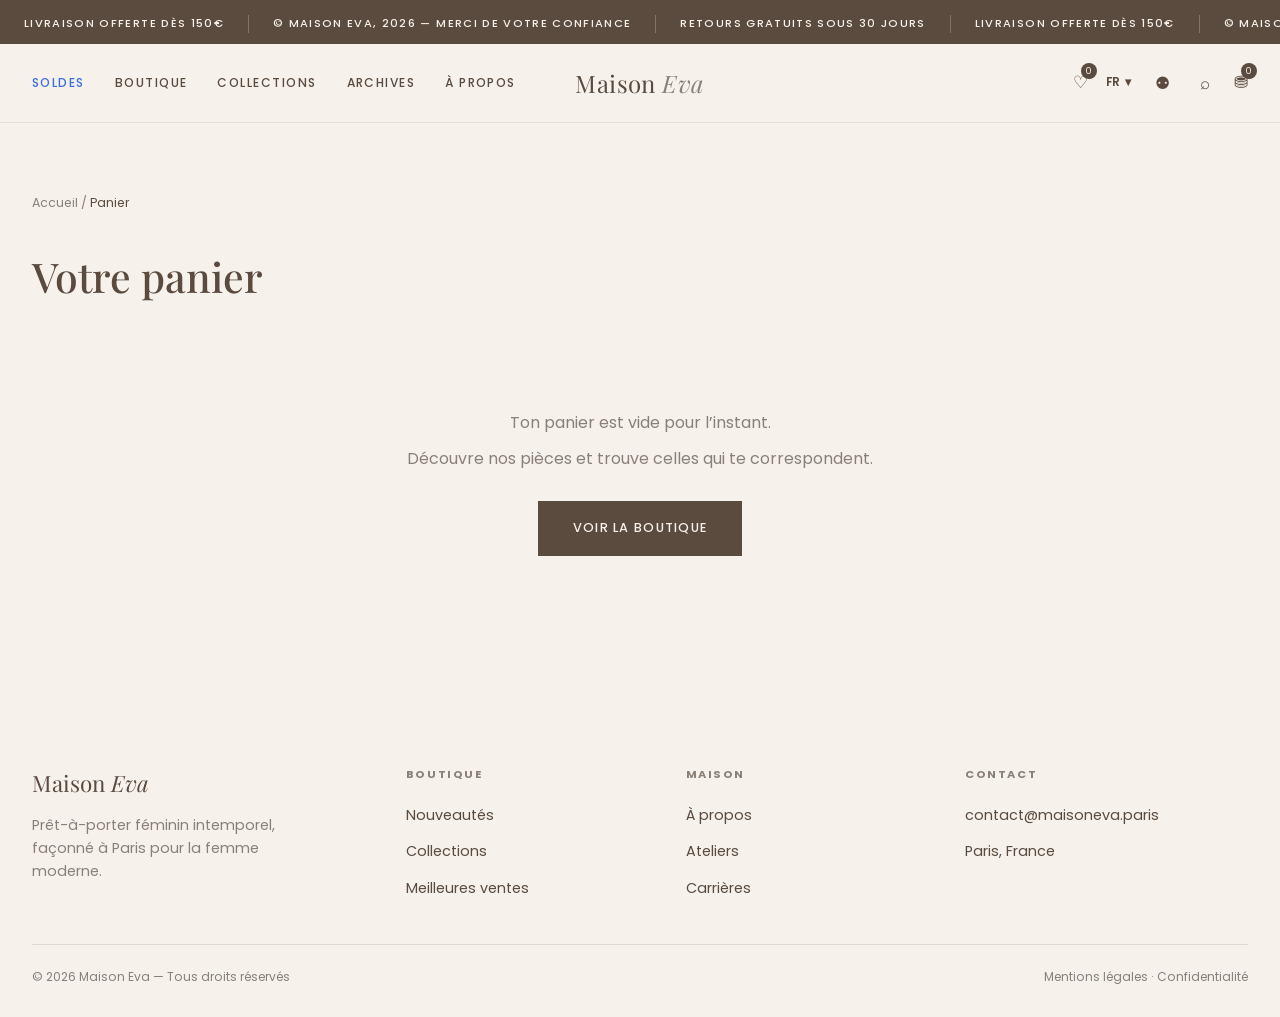
<file: panier.html>
<!doctype html>
<html lang="fr">
<head>
  <meta charset="UTF-8">
  <meta name="viewport" content="width=device-width, initial-scale=1.0">
  <title>Panier — Maison Eva</title>
  <meta name="description" content="Maison Eva : votre panier.">
  <link rel="preconnect" href="https://fonts.googleapis.com">
  <link rel="preconnect" href="https://fonts.gstatic.com" crossorigin>
  <link rel="preload" as="style" href="https://fonts.googleapis.com/css2?family=Playfair+Display:ital,wght@0,400;0,500;0,600;1,400;1,500&family=Poppins:wght@300;400;500;600&display=swap" onload="this.onload=null;this.rel='stylesheet'">
  <noscript><link href="https://fonts.googleapis.com/css2?family=Playfair+Display:ital,wght@0,400;0,500;0,600;1,400;1,500&family=Poppins:wght@300;400;500;600&display=swap" rel="stylesheet"></noscript>
  <link rel="stylesheet" href="assets/css/style.css">
  <link rel="icon" href="data:image/svg+xml,<svg xmlns=%22http://www.w3.org/2000/svg%22 viewBox=%220 0 100 100%22><rect width=%22100%22 height=%22100%22 fill=%22%23F6F2EB%22/><text x=%2250%22 y=%2270%22 font-size=%2260%22 fill=%22%235B4A3E%22 text-anchor=%22middle%22 font-family=%22Georgia%22 font-style=%22italic%22>E</text></svg>">
  <script src="assets/js/products.js" defer></script>
  <script src="assets/js/store.js" defer></script>
</head>
<body>

  <div class="marquee">
    <div class="marquee-track">
      <span>Livraison Offerte Dès 150€</span>
      <span>© Maison Eva, 2026 — Merci de votre confiance</span>
      <span>Retours Gratuits Sous 30 Jours</span>
      <span>Livraison Offerte Dès 150€</span>
      <span>© Maison Eva, 2026 — Merci de votre confiance</span>
      <span>Retours Gratuits Sous 30 Jours</span>
    </div>
  </div>

  <header class="site-header">
    <div class="container header-inner">
      <nav class="main-nav">
        <a href="boutique.html" class="nav-highlight">Soldes</a>

        <div class="nav-item">
          <a href="boutique.html" class="nav-trigger">Boutique</a>
          <div class="mega-panel">
            <div class="mega-grid">
              <div class="mega-col">
                <h4>À la une</h4>
                <ul>
                  <li><a href="boutique.html" class="strong">Meilleures ventes</a></li>
                  <li><a href="boutique.html" class="strong">Nouveautés</a></li>
                  <li><a href="boutique.html?cat=Retour%20en%20stock">Retour en stock</a></li>
                  <li><a href="boutique.html">Femme</a></li>
                </ul>
              </div>
              <div class="mega-col">
                <h4>Femme</h4>
                <ul>
                  <li><a href="#">Meilleures ventes</a></li>
                  <li><a href="#">Nouveautés <span class="mega-tag">NEW</span></a></li>
                  <li><a href="#">Tout voir</a></li>
                  <li><a href="#">Mailles <span class="mega-tag">NEW</span></a></li>
                  <li><a href="#">Hauts <span class="mega-tag">NEW</span></a></li>
                  <li><a href="#">Jupes et robes <span class="mega-tag">NEW</span></a></li>
                  <li><a href="#">Pantalons</a></li>
                  <li><a href="#">Sweats</a></li>
                  <li><a href="#">Chemises</a></li>
                  <li><a href="#">Vestes</a></li>
                  <li><a href="#">Accessoires <span class="mega-tag">NEW</span></a></li>
                </ul>
              </div>
              <div class="mega-col">
                <h4>Homme</h4>
                <ul>
                  <li><a href="#">Meilleures ventes</a></li>
                  <li><a href="#">Nouveautés <span class="mega-tag">NEW</span></a></li>
                  <li><a href="#">Tout voir</a></li>
                  <li><a href="#">Mailles <span class="mega-tag">NEW</span></a></li>
                  <li><a href="#">T-shirts <span class="mega-tag">NEW</span></a></li>
                  <li><a href="#">Pantalons <span class="mega-tag">NEW</span></a></li>
                  <li><a href="#">Sweats <span class="mega-tag">NEW</span></a></li>
                  <li><a href="#">Chemises</a></li>
                  <li><a href="#">Shorts <span class="mega-tag">NEW</span></a></li>
                  <li><a href="#">Polos</a></li>
                  <li><a href="#">Vestes</a></li>
                </ul>
              </div>
              <div class="mega-col">
                <h4>Accessoires</h4>
                <ul>
                  <li><a href="#">Tout voir</a></li>
                  <li><a href="#">Casquettes</a></li>
                  <li><a href="#">Bijoux <span class="mega-tag">NEW</span></a></li>
                  <li><a href="#">Sacs</a></li>
                  <li><a href="#">Chaussures <span class="mega-tag">NEW</span></a></li>
                  <li><a href="#">Ceintures</a></li>
                </ul>
              </div>
            </div>
          </div>
        </div>

        <a href="boutique.html">Collections</a>
        <a href="boutique.html">Archives</a>
        <a href="index.html#about">À Propos</a>
      </nav>

      <a href="index.html#top" class="logo">Maison <em>Eva</em></a>

      <div class="header-actions">
        <a href="favoris.html" class="icon-btn" aria-label="Favoris">♡<span class="wishlist-count">0</span></a>
        <div class="lang-switch">FR <span>▾</span></div>
        <button class="icon-btn account-btn" aria-label="Compte">⚉</button>
        <button class="icon-btn search-trigger" aria-label="Recherche">⌕</button>
        <a href="panier.html" class="icon-btn" aria-label="Panier">⛃<span class="cart-count">0</span></a>
        <button class="menu-toggle" aria-label="Menu">☰</button>
      </div>
    </div>
  </header>

  <section class="section-tight">
    <div class="container">
      <nav class="breadcrumb"><a href="index.html#top">Accueil</a> / <span>Panier</span></nav>
      <h1 style="font-family:var(--font-display);font-weight:500;font-size:clamp(1.9rem,3.2vw,2.6rem);margin-bottom:40px;">Votre panier</h1>

      <div id="cartWrap"></div>
    </div>
  </section>

  <footer class="site-footer">
    <div class="container">
      <div class="footer-grid">
        <div>
          <div class="footer-logo">Maison <em>Eva</em></div>
          <p style="font-size:.9rem;color:var(--shadow);max-width:260px;">Prêt-à-porter féminin intemporel, façonné à Paris pour la femme moderne.</p>
        </div>
        <div>
          <h5>Boutique</h5>
          <ul>
            <li><a href="boutique.html">Nouveautés</a></li>
            <li><a href="index.html#collections">Collections</a></li>
            <li><a href="boutique.html">Meilleures ventes</a></li>
          </ul>
        </div>
        <div>
          <h5>Maison</h5>
          <ul>
            <li><a href="index.html#about">À propos</a></li>
            <li><a href="index.html#about">Ateliers</a></li>
            <li><a href="index.html#about">Carrières</a></li>
          </ul>
        </div>
        <div>
          <h5>Contact</h5>
          <ul>
            <li><a href="mailto:contact@maisoneva.paris">contact@maisoneva.paris</a></li>
            <li><a href="#">Paris, France</a></li>
          </ul>
        </div>
      </div>
      <div class="footer-bottom">
        <span>© 2026 Maison Eva — Tous droits réservés</span>
        <span>Mentions légales · Confidentialité</span>
      </div>
    </div>
  </footer>

  <script src="assets/js/main.js" defer></script>
  <script src="assets/js/panier.js" defer></script>
</body>
</html>
</file>
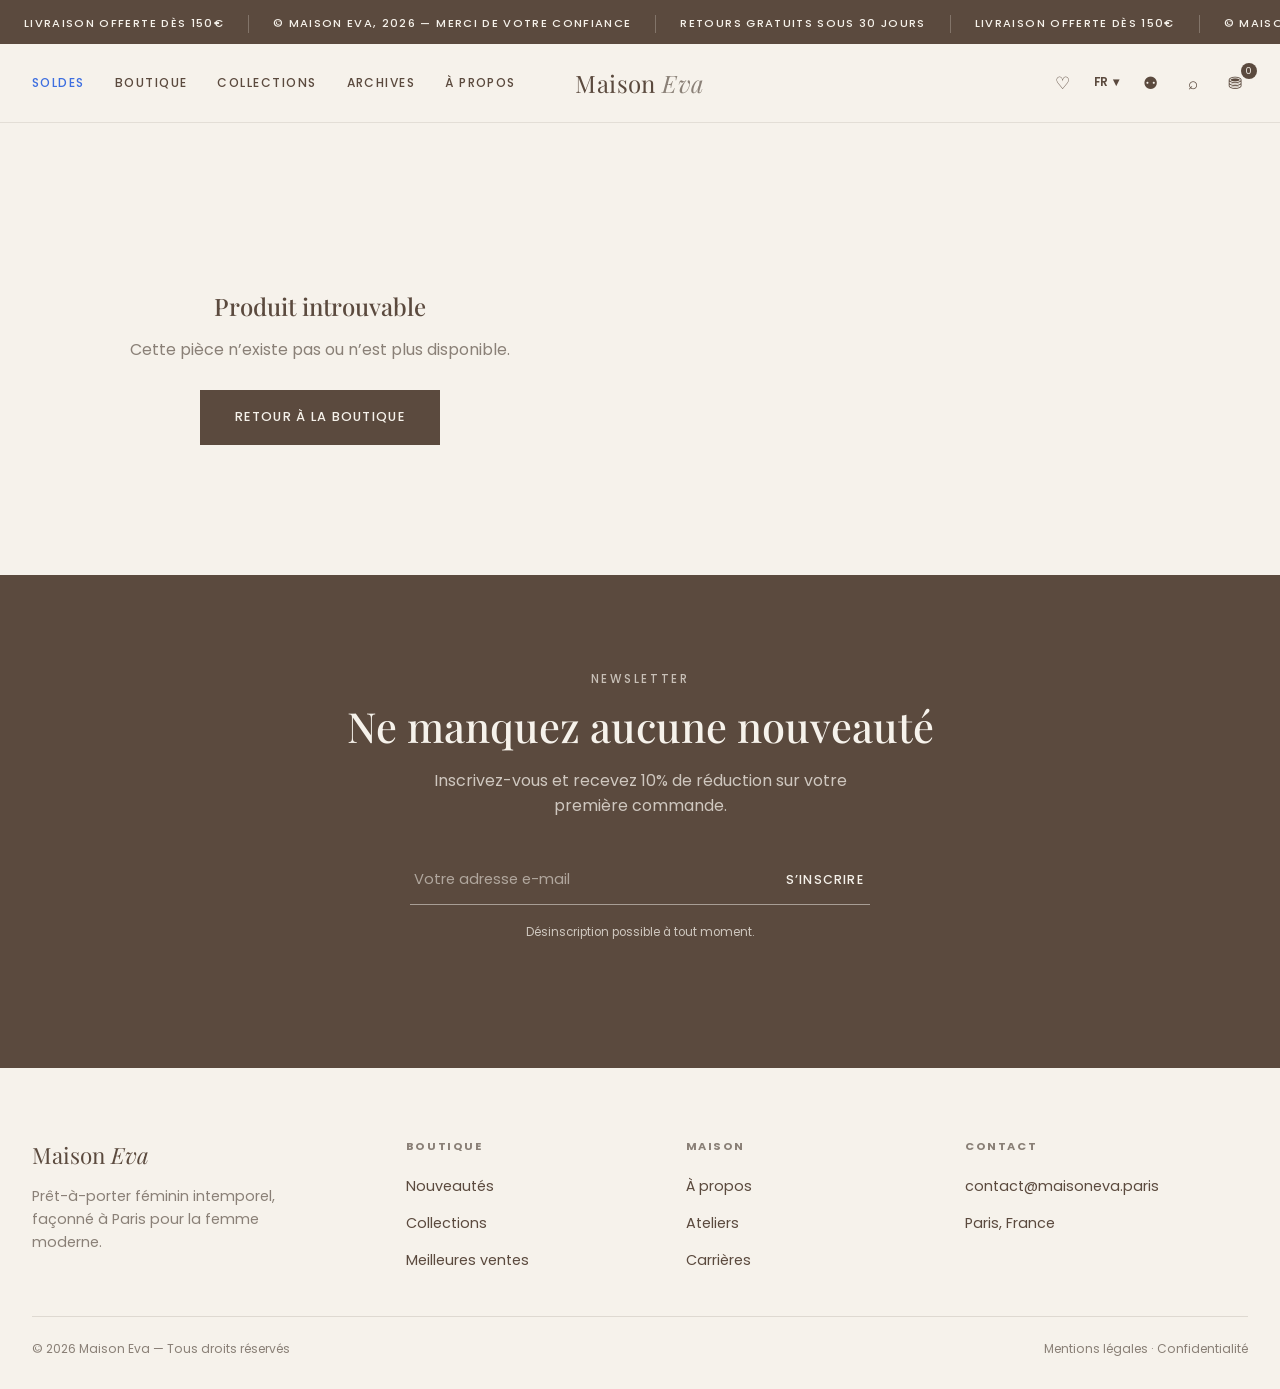
<file: produit.html>
<!doctype html>
<html lang="fr">
<head>
  <meta charset="UTF-8">
  <meta name="viewport" content="width=device-width, initial-scale=1.0">
  <title id="pageTitle">Produit — Maison Eva</title>
  <meta name="description" content="Maison Eva : découvrez le détail de nos pièces intemporelles.">
  <link rel="preconnect" href="https://fonts.googleapis.com">
  <link rel="preconnect" href="https://fonts.gstatic.com" crossorigin>
  <link rel="preload" as="style" href="https://fonts.googleapis.com/css2?family=Playfair+Display:ital,wght@0,400;0,500;0,600;1,400;1,500&family=Poppins:wght@300;400;500;600&display=swap" onload="this.onload=null;this.rel='stylesheet'">
  <noscript><link href="https://fonts.googleapis.com/css2?family=Playfair+Display:ital,wght@0,400;0,500;0,600;1,400;1,500&family=Poppins:wght@300;400;500;600&display=swap" rel="stylesheet"></noscript>
  <link rel="stylesheet" href="assets/css/style.css">
  <link rel="icon" href="data:image/svg+xml,<svg xmlns=%22http://www.w3.org/2000/svg%22 viewBox=%220 0 100 100%22><rect width=%22100%22 height=%22100%22 fill=%22%23F6F2EB%22/><text x=%2250%22 y=%2270%22 font-size=%2260%22 fill=%22%235B4A3E%22 text-anchor=%22middle%22 font-family=%22Georgia%22 font-style=%22italic%22>E</text></svg>">
  <script src="assets/js/products.js" defer></script>
</head>
<body>

  <div class="marquee">
    <div class="marquee-track">
      <span>Livraison Offerte Dès 150€</span>
      <span>© Maison Eva, 2026 — Merci de votre confiance</span>
      <span>Retours Gratuits Sous 30 Jours</span>
      <span>Livraison Offerte Dès 150€</span>
      <span>© Maison Eva, 2026 — Merci de votre confiance</span>
      <span>Retours Gratuits Sous 30 Jours</span>
    </div>
  </div>

  <header class="site-header">
    <div class="container header-inner">
      <nav class="main-nav">
        <a href="index.html#top" class="nav-highlight">Soldes</a>

        <div class="nav-item">
          <a href="boutique.html" class="nav-trigger">Boutique</a>
          <div class="mega-panel">
            <div class="mega-grid">
              <div class="mega-col">
                <h4>À la une</h4>
                <ul>
                  <li><a href="boutique.html" class="strong">Meilleures ventes</a></li>
                  <li><a href="boutique.html" class="strong">Nouveautés</a></li>
                  <li><a href="boutique.html?cat=Retour%20en%20stock">Retour en stock</a></li>
                  <li><a href="boutique.html">Femme</a></li>
                </ul>
              </div>
              <div class="mega-col">
                <h4>Femme</h4>
                <ul>
                  <li><a href="#">Meilleures ventes</a></li>
                  <li><a href="#">Nouveautés <span class="mega-tag">NEW</span></a></li>
                  <li><a href="#">Tout voir</a></li>
                  <li><a href="#">Mailles <span class="mega-tag">NEW</span></a></li>
                  <li><a href="#">Hauts <span class="mega-tag">NEW</span></a></li>
                  <li><a href="#">Jupes et robes <span class="mega-tag">NEW</span></a></li>
                  <li><a href="#">Pantalons</a></li>
                  <li><a href="#">Sweats</a></li>
                  <li><a href="#">Chemises</a></li>
                  <li><a href="#">Vestes</a></li>
                  <li><a href="#">Accessoires <span class="mega-tag">NEW</span></a></li>
                </ul>
              </div>
              <div class="mega-col">
                <h4>Homme</h4>
                <ul>
                  <li><a href="#">Meilleures ventes</a></li>
                  <li><a href="#">Nouveautés <span class="mega-tag">NEW</span></a></li>
                  <li><a href="#">Tout voir</a></li>
                  <li><a href="#">Mailles <span class="mega-tag">NEW</span></a></li>
                  <li><a href="#">T-shirts <span class="mega-tag">NEW</span></a></li>
                  <li><a href="#">Pantalons <span class="mega-tag">NEW</span></a></li>
                  <li><a href="#">Sweats <span class="mega-tag">NEW</span></a></li>
                  <li><a href="#">Chemises</a></li>
                  <li><a href="#">Shorts <span class="mega-tag">NEW</span></a></li>
                  <li><a href="#">Polos</a></li>
                  <li><a href="#">Vestes</a></li>
                </ul>
              </div>
              <div class="mega-col">
                <h4>Accessoires</h4>
                <ul>
                  <li><a href="#">Tout voir</a></li>
                  <li><a href="#">Casquettes</a></li>
                  <li><a href="#">Bijoux <span class="mega-tag">NEW</span></a></li>
                  <li><a href="#">Sacs</a></li>
                  <li><a href="#">Chaussures <span class="mega-tag">NEW</span></a></li>
                  <li><a href="#">Ceintures</a></li>
                </ul>
              </div>
            </div>
          </div>
        </div>

        <a href="index.html#collections">Collections</a>
        <a href="boutique.html">Archives</a>
        <a href="index.html#contact">À Propos</a>
      </nav>

      <a href="index.html#top" class="logo">Maison <em>Eva</em></a>

      <div class="header-actions">
        <button class="icon-btn" aria-label="Favoris">♡</button>
        <div class="lang-switch">FR <span>▾</span></div>
        <button class="icon-btn" aria-label="Compte">⚉</button>
        <button class="icon-btn" aria-label="Recherche">⌕</button>
        <button class="icon-btn" aria-label="Panier">⛃<span class="cart-count" id="cartCount">0</span></button>
        <button class="menu-toggle" aria-label="Menu">☰</button>
      </div>
    </div>
  </header>

  <section class="section-tight">
    <div class="container">
      <nav class="breadcrumb" id="breadcrumb" aria-label="Fil d'ariane"></nav>

      <div class="product-detail" id="productDetail">
        <!-- Populated by assets/js/produit.js -->
      </div>
    </div>
  </section>

  <section class="section section-alt" id="related-wrap">
    <div class="container">
      <div class="section-head">
        <div>
          <span class="eyebrow">Boutique</span>
          <h2>Vous aimerez aussi</h2>
        </div>
      </div>
      <div class="product-grid" id="relatedGrid"></div>
    </div>
  </section>

  <section class="newsletter" id="contact">
    <div class="container">
      <div>
        <span class="eyebrow" style="color:rgba(246,242,235,.7);">Newsletter</span>
        <h2>Ne manquez aucune nouveauté</h2>
        <p>Inscrivez-vous et recevez 10% de réduction sur votre première commande.</p>
        <form class="newsletter-form">
          <input type="email" placeholder="Votre adresse e-mail" required>
          <button type="submit">S&rsquo;inscrire</button>
        </form>
        <p class="newsletter-fine">Désinscription possible à tout moment.</p>
      </div>
    </div>
  </section>

  <footer class="site-footer">
    <div class="container">
      <div class="footer-grid">
        <div>
          <div class="footer-logo">Maison <em>Eva</em></div>
          <p style="font-size:.9rem;color:var(--shadow);max-width:260px;">Prêt-à-porter féminin intemporel, façonné à Paris pour la femme moderne.</p>
        </div>
        <div>
          <h5>Boutique</h5>
          <ul>
            <li><a href="boutique.html">Nouveautés</a></li>
            <li><a href="index.html#collections">Collections</a></li>
            <li><a href="boutique.html">Meilleures ventes</a></li>
          </ul>
        </div>
        <div>
          <h5>Maison</h5>
          <ul>
            <li><a href="index.html#about">À propos</a></li>
            <li><a href="index.html#about">Ateliers</a></li>
            <li><a href="index.html#about">Carrières</a></li>
          </ul>
        </div>
        <div>
          <h5>Contact</h5>
          <ul>
            <li><a href="mailto:contact@maisoneva.paris">contact@maisoneva.paris</a></li>
            <li><a href="#">Paris, France</a></li>
          </ul>
        </div>
      </div>
      <div class="footer-bottom">
        <span>© 2026 Maison Eva — Tous droits réservés</span>
        <span>Mentions légales · Confidentialité</span>
      </div>
    </div>
  </footer>

  <script src="assets/js/main.js" defer></script>
  <script src="assets/js/produit.js" defer></script>
</body>
</html>
</file>
<file: assets/css/style.css>
/* =========================================================
   MAISON EVA — quiet luxury / mode femme
   Tons neutres chauds, serif élégant, espace généreux, fluidité
   ========================================================= */

:root{
  --espresso: #5B4A3E;
  --espresso-dk: #443729;
  --shadow:   #8A8077;
  --oat:      #CBBFAF;
  --ivory:    #E8DED4;
  --veil:     #F6F2EB;
  --white:    #FFFFFF;
  --ink:      #23180F;

  --font-display: 'Playfair Display', Georgia, serif;
  --font-body:    'Poppins', 'Segoe UI', sans-serif;

  --radius: 6px;
  --radius-lg: 10px;
  --shadow-soft: 0 18px 44px -20px rgba(91,74,62,.35);
  --ease: cubic-bezier(.4,0,.2,1);
}

*, *::before, *::after{ box-sizing: border-box; }

html{ scroll-behavior: smooth; }

body{
  margin: 0;
  background: var(--veil);
  color: var(--espresso);
  font-family: var(--font-body);
  font-weight: 400;
  line-height: 1.6;
  -webkit-font-smoothing: antialiased;
}

img{ max-width: 100%; display: block; }
a{ color: inherit; text-decoration: none; }
button{ font-family: inherit; }

h1, h2, h3, h4{
  font-family: var(--font-display);
  font-weight: 500;
  line-height: 1.15;
  margin: 0;
  color: var(--espresso);
}
h1 em, h2 em{ font-style: italic; font-weight: 500; }

p{ margin: 0; }

.container{
  width: 100%;
  max-width: 1280px;
  margin: 0 auto;
  padding: 0 32px;
}

.eyebrow{
  display: inline-block;
  font-family: var(--font-body);
  font-weight: 500;
  font-size: .72rem;
  letter-spacing: .22em;
  text-transform: uppercase;
  color: var(--shadow);
  margin-bottom: 14px;
}
.eyebrow.on-dark{ color: rgba(246,242,235,.85); }

/* ---------- Buttons ---------- */
.btn{
  display: inline-flex;
  align-items: center;
  gap: 10px;
  padding: 16px 34px;
  font-family: var(--font-body);
  font-weight: 500;
  font-size: .8rem;
  letter-spacing: .1em;
  text-transform: uppercase;
  border: 1.5px solid var(--espresso);
  cursor: pointer;
  transition: background .3s var(--ease), color .3s var(--ease), border-color .3s var(--ease), transform .25s var(--ease);
  white-space: nowrap;
}
.btn:hover{ transform: translateY(-2px); }

.btn-fill{ background: var(--espresso); color: var(--veil); }
.btn-fill:hover{ background: var(--espresso-dk); }

.btn-line{ background: transparent; color: var(--espresso); }
.btn-line:hover{ background: var(--espresso); color: var(--veil); }

.btn-light{ background: var(--veil); color: var(--espresso); border-color: var(--veil); }
.btn-light:hover{ background: var(--white); }

.btn-on-dark{ border-color: var(--veil); color: var(--veil); }
.btn-on-dark:hover{ background: var(--veil); color: var(--espresso); }

.link-arrow{
  font-size: .8rem;
  font-weight: 500;
  letter-spacing: .06em;
  text-transform: uppercase;
  color: var(--espresso);
  display: inline-flex;
  align-items: center;
  gap: 8px;
  border-bottom: 1px solid transparent;
  padding-bottom: 3px;
  transition: border-color .25s ease, gap .25s ease;
  background: none;
  border-top: none; border-left: none; border-right: none;
  cursor: pointer;
}
.link-arrow:hover{ border-color: var(--espresso); gap: 12px; }

/* ---------- Placeholder photo tile ----------
   Deliberately presented AS a placeholder (icon + label), not a fake
   photo — swap the .ph divs for real <img> tags once real product
   photography is available. */
.ph{
  position: relative;
  overflow: hidden;
  background: linear-gradient(160deg, var(--ivory), var(--oat));
  display: flex;
  flex-direction: column;
  align-items: center;
  justify-content: center;
  gap: 10px;
  text-align: center;
}
/* Garment sketches: line-art SVGs standing in for real product photos
   (see assets/js/products.js) — an honest illustration, not a fake
   photo, sized generously since it's the main visual now. */
.ph svg{
  width: 56%;
  height: auto;
  max-height: 82%;
  opacity: .85;
  flex-shrink: 0;
}
.ph.ph-hero svg, .ph.ph-large svg{ width: 40%; }
.ph-label{
  font-size: .62rem;
  letter-spacing: .1em;
  text-transform: uppercase;
  color: var(--shadow);
  opacity: .85;
  padding: 0 10px;
}

/* ---------- Marquee ---------- */
.marquee{
  background: var(--espresso);
  color: var(--veil);
  overflow: hidden;
  white-space: nowrap;
  padding: 9px 0;
}
.marquee-track{
  display: inline-flex;
  animation: scroll-left 26s linear infinite;
}
.marquee-track span{
  font-size: .7rem;
  font-weight: 500;
  letter-spacing: .12em;
  text-transform: uppercase;
  padding: 0 24px;
  border-right: 1px solid rgba(246,242,235,.25);
}
@keyframes scroll-left{
  from{ transform: translateX(0); }
  to{ transform: translateX(-50%); }
}

/* ---------- Header ---------- */
.site-header{
  position: sticky;
  top: 0;
  z-index: 100;
  /* Solid background, not translucent + backdrop-filter: a filter/
     backdrop-filter on this element would become the containing block
     for the mobile nav's position:fixed panel below, collapsing it to
     the header's own height instead of the full viewport. The frosted
     look lives on .mega-panel instead, which has no such descendant. */
  background: var(--veil);
  border-bottom: 1px solid rgba(91,74,62,.12);
}
.header-inner{
  display: grid;
  grid-template-columns: 1fr auto 1fr;
  align-items: center;
  gap: 20px;
  padding: 20px 32px;
}
.logo{
  font-family: var(--font-display);
  font-size: 1.5rem;
  letter-spacing: .02em;
  justify-self: center;
}
.logo em{ font-style: italic; color: var(--shadow); }

.main-nav{
  display: flex;
  align-items: center;
  gap: 30px;
}
.main-nav > a, .nav-trigger{
  font-size: .76rem;
  font-weight: 500;
  letter-spacing: .12em;
  text-transform: uppercase;
  color: var(--espresso);
  position: relative;
  padding: 4px 0;
  background: none;
  border: none;
  cursor: pointer;
  font-family: var(--font-body);
}
.main-nav > a::after, .nav-trigger::after{
  content: "";
  position: absolute;
  left: 0; right: 100%; bottom: 0;
  height: 1px;
  background: var(--espresso);
  transition: right .3s var(--ease);
}
.main-nav > a:hover::after, .nav-item:hover .nav-trigger::after{ right: 0; }
.main-nav .nav-highlight{ color: #3E6FE0; }
.main-nav .nav-highlight::after{ background: #3E6FE0; }

/* No position:relative here on purpose: .mega-panel needs its
   containing block to be .site-header (full width), not this narrow
   flex item — .site-header's position:sticky already provides that. */
.nav-item{ display: flex; align-items: center; }

/* ---------- Mega-menu ---------- */
.mega-panel{
  position: absolute;
  top: 100%;
  left: 0; right: 0;
  background: rgba(246,242,235,.88);
  backdrop-filter: blur(16px);
  -webkit-backdrop-filter: blur(16px);
  border-top: 1px solid rgba(91,74,62,.12);
  border-bottom: 1px solid rgba(91,74,62,.12);
  box-shadow: 0 30px 60px -24px rgba(35,27,21,.3);
  padding: 44px 0;
  opacity: 0;
  visibility: hidden;
  transform: translateY(-8px);
  transition: opacity .25s ease, transform .25s ease, visibility .25s;
  z-index: 60;
}
.nav-item:hover .mega-panel,
.nav-item:focus-within .mega-panel{
  opacity: 1;
  visibility: visible;
  transform: translateY(0);
}
.mega-grid{
  display: grid;
  grid-template-columns: .8fr 1fr 1fr 1fr;
  gap: 40px;
  max-width: 1280px;
  margin: 0 auto;
  padding: 0 32px;
}
.mega-col h4{
  font-family: var(--font-body);
  font-size: .68rem;
  letter-spacing: .12em;
  text-transform: uppercase;
  color: var(--espresso);
  margin-bottom: 16px;
  font-weight: 600;
}
.mega-col ul{ list-style: none; margin: 0; padding: 0; display: flex; flex-direction: column; gap: 10px; }
.mega-col a{
  font-size: .86rem;
  color: var(--shadow);
  display: inline-flex;
  align-items: center;
  gap: 8px;
  transition: color .2s ease;
}
.mega-col a:hover{ color: var(--espresso); }
.mega-col a.strong{ color: var(--espresso); font-weight: 600; }
.mega-tag{
  font-size: .54rem;
  letter-spacing: .04em;
  background: var(--espresso);
  color: var(--veil);
  padding: 1px 6px;
  border-radius: 3px;
  font-weight: 600;
}

.header-actions{
  display: flex;
  align-items: center;
  gap: 18px;
  justify-self: end;
}
.icon-btn{
  background: none;
  border: none;
  font-size: 1.05rem;
  cursor: pointer;
  color: var(--espresso);
  position: relative;
}
.lang-switch{
  display: flex;
  align-items: center;
  gap: 4px;
  font-size: .74rem;
  font-weight: 600;
  letter-spacing: .04em;
  cursor: pointer;
  color: var(--espresso);
}
.cart-count, .wishlist-count{
  position: absolute;
  top: -6px; right: -9px;
  width: 16px; height: 16px;
  border-radius: 50%;
  background: var(--espresso);
  color: var(--veil);
  font-size: .58rem;
  font-family: var(--font-body);
  display: flex; align-items: center; justify-content: center;
}

.menu-toggle{
  display: none;
  background: none;
  border: none;
  font-size: 1.3rem;
  color: var(--espresso);
  cursor: pointer;
}

/* ---------- Hero carousel ---------- */
.hero-carousel{
  position: relative;
  height: 86vh;
  min-height: 560px;
  max-height: 880px;
  overflow: hidden;
}
.hero-slide{
  position: absolute;
  inset: 0;
  display: flex;
  align-items: flex-end;
  opacity: 0;
  visibility: hidden;
  transition: opacity .9s var(--ease), visibility .9s;
}
.hero-slide.active{ opacity: 1; visibility: visible; z-index: 1; }
.hero-slide .ph{ position: absolute; inset: 0; border-radius: 0; }
.hero-slide::after{
  content: "";
  position: absolute; inset: 0;
  background: linear-gradient(0deg, rgba(35,27,21,.75) 0%, rgba(35,27,21,.2) 46%, rgba(35,27,21,.05) 70%);
  z-index: 1;
}
.hero-slide-inner{
  position: relative;
  z-index: 2;
  padding-bottom: 90px;
  max-width: 640px;
}
.hero-big{
  font-family: var(--font-display);
  font-size: clamp(2.6rem, 6.6vw, 5.2rem);
  color: var(--veil);
  line-height: 1;
  margin: 14px 0 20px;
}
.hero-slide p{
  color: rgba(246,242,235,.85);
  font-size: 1rem;
  max-width: 480px;
  margin-bottom: 28px;
  line-height: 1.7;
}
.hero-dots{
  position: absolute;
  bottom: 30px; right: 32px;
  z-index: 3;
  display: flex;
  gap: 10px;
}
.hero-dot{
  width: 8px; height: 8px;
  border-radius: 50%;
  background: rgba(246,242,235,.4);
  border: none;
  cursor: pointer;
  padding: 0;
  transition: background .3s ease, transform .3s ease;
}
.hero-dot.active{ background: var(--veil); transform: scale(1.35); }

.trend-card{
  position: absolute;
  top: 110px; right: 32px;
  z-index: 3;
  background: var(--white);
  padding: 14px 18px;
  border-radius: var(--radius);
  box-shadow: var(--shadow-soft);
  display: flex;
  align-items: center;
  gap: 14px;
  width: 240px;
  transition: transform .25s var(--ease);
}
.trend-card:hover{ transform: translateY(-3px); }
.trend-card .tc-photo{
  width: 52px; height: 52px;
  border-radius: 4px;
  flex-shrink: 0;
}
.trend-card .tc-photo svg{ width: 70%; }
.trend-card .tc-label{
  font-size: .62rem;
  letter-spacing: .1em;
  text-transform: uppercase;
  color: var(--shadow);
  display: block;
  margin-bottom: 3px;
}
.trend-card .tc-name{
  font-family: var(--font-display);
  font-size: .92rem;
  color: var(--espresso);
  display: block;
  margin-bottom: 2px;
}
.trend-card .tc-price{
  font-size: .82rem;
  font-weight: 600;
  color: var(--espresso);
}

/* ---------- Section shell ---------- */
.section{ padding: 100px 0; }
.section-tight{ padding: 70px 0; }
.section-alt{ background: var(--ivory); }

.section-head{
  display: flex;
  align-items: flex-end;
  justify-content: space-between;
  gap: 20px;
  flex-wrap: wrap;
  margin-bottom: 54px;
}
.section-head h2{ font-size: clamp(1.9rem, 3.2vw, 2.6rem); }
.section-head.center{
  flex-direction: column;
  align-items: center;
  text-align: center;
  max-width: 620px;
  margin-left: auto;
  margin-right: auto;
}
.section-head.center p{ color: var(--shadow); margin-top: 14px; }

/* ---------- Product grid ---------- */
.product-grid{
  display: grid;
  grid-template-columns: repeat(4, 1fr);
  grid-auto-flow: row dense;
  gap: 28px;
}
.product-card{ position: relative; display: block; }
.product-card.editorial-insert{
  grid-column: span 2;
  grid-row: span 2;
  position: relative;
  border-radius: var(--radius);
  overflow: hidden;
}
.product-card.editorial-insert .ph{ position: absolute; inset: 0; }
.editorial-insert-caption{
  position: absolute;
  left: 20px; bottom: 20px;
  z-index: 2;
  color: var(--espresso);
  font-family: var(--font-display);
  font-style: italic;
  font-size: 1.1rem;
  background: rgba(246,242,235,.82);
  padding: 8px 14px;
  border-radius: 4px;
}

.product-media{
  position: relative;
  aspect-ratio: 3 / 4;
  border-radius: var(--radius);
  overflow: hidden;
  margin-bottom: 16px;
}
.product-media .ph{ position: absolute; inset: 0; transition: opacity .35s ease; }
.product-media .ph-back{ opacity: 0; }
.product-card:hover .ph-back{ opacity: 1; }

.wishlist-btn{
  position: absolute;
  top: 14px; right: 14px;
  width: 36px; height: 36px;
  border-radius: 50%;
  background: rgba(255,255,255,.92);
  border: none;
  display: flex; align-items: center; justify-content: center;
  font-size: 1rem;
  color: var(--espresso);
  cursor: pointer;
  z-index: 3;
  transition: transform .25s var(--ease), background .25s ease;
}
.wishlist-btn:hover{ transform: scale(1.08); }
.wishlist-btn.active{ color: #b5523f; }

.product-badge{
  position: absolute;
  top: 14px; left: 14px;
  z-index: 3;
  background: var(--espresso);
  color: var(--veil);
  font-size: .62rem;
  letter-spacing: .08em;
  text-transform: uppercase;
  padding: 5px 11px;
  border-radius: 3px;
}

.product-info h3{
  font-family: var(--font-body);
  font-weight: 500;
  font-size: .98rem;
  margin-bottom: 6px;
}
.product-info .p-cat{
  font-size: .68rem;
  letter-spacing: .1em;
  text-transform: uppercase;
  color: var(--shadow);
  display: block;
  margin-bottom: 8px;
}
.product-info .p-price{
  font-size: .92rem;
  font-weight: 600;
}
.swatches{ display: flex; gap: 6px; margin-top: 10px; }
.swatch{
  width: 14px; height: 14px;
  border-radius: 50%;
  border: 1px solid rgba(91,74,62,.28);
}

/* ---------- Editorial band ---------- */
.editorial{
  padding: 120px 0;
  text-align: center;
}
.editorial .brand-mark{
  font-family: var(--font-display);
  font-size: clamp(2.6rem, 7vw, 5.4rem);
}
.editorial .brand-mark em{ font-style: italic; color: var(--shadow); }
.editorial .tagline{
  margin-top: 22px;
  font-size: .82rem;
  letter-spacing: .3em;
  text-transform: uppercase;
  color: var(--shadow);
}

/* ---------- Category strip ---------- */
.category-strip{
  display: grid;
  grid-template-columns: repeat(3, 1fr);
  gap: 24px;
}
.category-tile{
  position: relative;
  aspect-ratio: 3 / 3.6;
  border-radius: var(--radius-lg);
  overflow: hidden;
  display: flex;
  align-items: flex-end;
  padding: 22px;
}
.category-tile .ph{ position: absolute; inset: 0; border-radius: 0; }
.category-tile::after{
  content: "";
  position: absolute; inset: 0;
  background: linear-gradient(180deg, rgba(35,27,21,0) 45%, rgba(35,27,21,.6) 100%);
  z-index: 1;
}
.category-tile span.cat-name{
  position: relative;
  z-index: 2;
  color: var(--veil);
  font-family: var(--font-display);
  font-size: 1.3rem;
  font-style: italic;
}

/* ---------- Newsletter ---------- */
.newsletter{
  background: var(--espresso);
  color: var(--veil);
  padding: 90px 0;
  text-align: center;
}
.newsletter h2{ color: var(--veil); font-size: clamp(1.9rem, 3.6vw, 2.6rem); }
.newsletter p{
  color: rgba(246,242,235,.75);
  max-width: 460px;
  margin: 18px auto 36px;
}
.newsletter-form{
  display: flex;
  gap: 0;
  max-width: 460px;
  margin: 0 auto;
  border-bottom: 1.5px solid rgba(246,242,235,.5);
}
.newsletter-form input{
  flex: 1;
  padding: 14px 4px;
  border: none;
  background: transparent;
  color: var(--veil);
  font-family: var(--font-body);
  font-size: .92rem;
}
.newsletter-form input::placeholder{ color: rgba(246,242,235,.55); }
.newsletter-form input:focus{ outline: none; }
.newsletter-form button{
  background: none;
  border: none;
  color: var(--veil);
  font-size: .78rem;
  letter-spacing: .1em;
  text-transform: uppercase;
  font-weight: 500;
  cursor: pointer;
  padding: 14px 6px;
  white-space: nowrap;
}
.newsletter-fine{
  margin-top: 18px;
  font-size: .72rem;
  color: rgba(246,242,235,.5);
}

/* ---------- Footer ---------- */
.site-footer{ padding: 70px 0 30px; }
.footer-grid{
  display: grid;
  grid-template-columns: 1.4fr 1fr 1fr 1.2fr;
  gap: 44px;
  padding-bottom: 44px;
  border-bottom: 1px solid rgba(91,74,62,.15);
}
.footer-grid h5{
  font-size: .7rem;
  letter-spacing: .14em;
  text-transform: uppercase;
  color: var(--shadow);
  margin: 0 0 18px;
}
.footer-grid ul{ list-style: none; margin: 0; padding: 0; display: flex; flex-direction: column; gap: 11px; }
.footer-grid a{ font-size: .9rem; color: var(--espresso); }
.footer-grid a:hover{ color: var(--shadow); }
.footer-logo{ font-family: var(--font-display); font-size: 1.4rem; margin-bottom: 12px; }
.footer-bottom{
  padding-top: 22px;
  display: flex;
  justify-content: space-between;
  font-size: .76rem;
  color: var(--shadow);
  flex-wrap: wrap;
  gap: 10px;
}

/* ---------- Reveal ---------- */
.reveal{ opacity: 0; transform: translateY(22px); transition: opacity .7s var(--ease), transform .7s var(--ease); }
.reveal.in{ opacity: 1; transform: translateY(0); }

/* ---------- Responsive ---------- */
@media (max-width: 980px){
  .mega-grid{ grid-template-columns: 1fr 1fr; }
  .product-grid{ grid-template-columns: repeat(2, 1fr); }
  .product-card.editorial-insert{ grid-column: span 2; grid-row: span 1; aspect-ratio: 16/9; }
  .category-strip{ grid-template-columns: repeat(2, 1fr); }
  .footer-grid{ grid-template-columns: 1fr 1fr; }
}

@media (max-width: 720px){
  .header-inner{ grid-template-columns: auto 1fr auto; padding: 16px 20px; }
  .logo{ font-size: 1.25rem; }
  .header-actions{ gap: 12px; }
  .account-btn, .lang-switch{ display: none; }

  .main-nav{
    position: fixed;
    inset: 0;
    top: 0;
    background: var(--veil);
    flex-direction: column;
    align-items: stretch;
    justify-content: flex-start;
    gap: 4px;
    padding: 90px 28px 28px;
    display: none;
    z-index: 90;
    overflow-y: auto;
  }
  .main-nav.open{ display: flex; }
  .main-nav > a{ font-size: 1.1rem; padding: 14px 0; text-align: center; }
  .nav-item{ display: block; }
  .nav-trigger{
    display: block;
    width: 100%;
    font-size: 1.1rem;
    padding: 14px 0;
    text-align: center;
    text-transform: none;
    letter-spacing: normal;
  }
  .nav-trigger::after{ display: none; }
  .menu-toggle{ display: block; position: relative; z-index: 91; }

  /* No hover on touch, and no room for 4 columns on a small screen —
     "Boutique" is a plain link to boutique.html on mobile, same as
     every other top-level nav item; the mega-panel breakdown is a
     desktop-hover affordance only. */
  .mega-panel{ display: none !important; }

  .hero-carousel{ height: 72vh; min-height: 460px; }
  .trend-card{ top: auto; bottom: 66px; right: 16px; width: 200px; padding: 10px 14px; }
  .product-grid{ grid-template-columns: 1fr 1fr; gap: 18px; }
  .product-card.editorial-insert{ grid-column: span 2; aspect-ratio: 4/3; }
  .category-strip{ grid-template-columns: 1fr; }
  .newsletter-form{ flex-direction: column; border: none; gap: 12px; }
  .newsletter-form input{ border: 1.5px solid rgba(246,242,235,.5); padding: 14px 16px; }
  .newsletter-form button{ border: 1.5px solid var(--veil); padding: 14px; }
  .footer-grid{ grid-template-columns: 1fr; }
}

@media (max-width: 520px){
  .product-grid{ grid-template-columns: 1fr 1fr; }
}

/* ---------- Product detail page ---------- */
.breadcrumb{
  font-size: .78rem;
  color: var(--shadow);
  margin-bottom: 40px;
}
.breadcrumb a:hover{ color: var(--espresso); }
.breadcrumb span{ color: var(--espresso); }

.product-detail{
  display: grid;
  grid-template-columns: 1fr 1fr;
  gap: 64px;
  align-items: start;
}
.pd-media{
  position: relative;
  aspect-ratio: 3 / 4;
  border-radius: var(--radius);
  overflow: hidden;
}
.pd-media .ph{ position: absolute; inset: 0; }
.pd-media .ph svg{ width: 44%; }
.pd-thumbs{
  display: flex;
  gap: 10px;
  margin-top: 16px;
}
.pd-thumb{
  flex: 1;
  padding: 12px;
  border: 1.5px solid rgba(91,74,62,.25);
  background: var(--white);
  font-size: .76rem;
  letter-spacing: .08em;
  text-transform: uppercase;
  cursor: pointer;
  color: var(--shadow);
  transition: border-color .2s ease, color .2s ease;
}
.pd-thumb.active{ border-color: var(--espresso); color: var(--espresso); }

.pd-info h1{ font-size: clamp(1.8rem, 3vw, 2.4rem); margin: 8px 0 14px; }
.pd-title-row{ display: flex; align-items: flex-start; justify-content: space-between; gap: 20px; }
.pd-wishlist{ position: static; flex-shrink: 0; background: var(--white); box-shadow: var(--shadow-soft); }
.pd-price{
  display: block;
  font-size: 1.3rem;
  font-weight: 600;
  margin-bottom: 22px;
}
.pd-desc{
  color: var(--shadow);
  line-height: 1.8;
  margin-bottom: 30px;
}
.pd-block{ margin-bottom: 26px; }
.pd-label{
  display: block;
  font-size: .68rem;
  letter-spacing: .1em;
  text-transform: uppercase;
  color: var(--shadow);
  margin-bottom: 10px;
}
.pd-swatches .swatch{ width: 20px; height: 20px; cursor: pointer; transition: transform .2s ease; }
.pd-swatches .swatch.active{ outline: 1.5px solid var(--espresso); outline-offset: 2px; }
.pd-swatches .swatch:hover{ transform: scale(1.1); }

.size-pills{ display: flex; gap: 8px; flex-wrap: wrap; }
.size-pill{
  width: 44px; height: 44px;
  border: 1.5px solid rgba(91,74,62,.25);
  background: var(--white);
  font-size: .82rem;
  cursor: pointer;
  color: var(--espresso);
  transition: border-color .2s ease, background .2s ease, color .2s ease;
}
.size-pill:hover{ border-color: var(--espresso); }
.size-pill.active{ background: var(--espresso); color: var(--veil); border-color: var(--espresso); }

.pd-qty-row{
  display: flex;
  gap: 14px;
  margin-bottom: 36px;
  flex-wrap: wrap;
}
.qty-stepper{
  display: flex;
  align-items: center;
  border: 1.5px solid rgba(91,74,62,.25);
}
.qty-stepper button{
  width: 42px; height: 52px;
  background: none;
  border: none;
  font-size: 1.1rem;
  cursor: pointer;
  color: var(--espresso);
}
.qty-stepper span{
  width: 36px;
  text-align: center;
  font-size: .92rem;
}
.pd-qty-row .btn{ flex: 1; justify-content: center; padding-top: 0; padding-bottom: 0; }

.pd-accordions{ border-top: 1px solid rgba(91,74,62,.15); }
.pd-accordion{ border-bottom: 1px solid rgba(91,74,62,.15); padding: 18px 0; }
.pd-accordion summary{
  cursor: pointer;
  font-size: .92rem;
  font-weight: 500;
  list-style: none;
  display: flex;
  justify-content: space-between;
  align-items: center;
}
.pd-accordion summary::-webkit-details-marker{ display: none; }
.pd-accordion summary::after{ content: "+"; font-size: 1.1rem; color: var(--shadow); }
.pd-accordion[open] summary::after{ content: "−"; }
.pd-accordion p{
  margin-top: 14px;
  color: var(--shadow);
  font-size: .88rem;
  line-height: 1.7;
}

.pd-not-found{ text-align: center; padding: 60px 0; }
.pd-not-found p{ color: var(--shadow); margin: 16px 0 28px; }

@media (max-width: 780px){
  .product-detail{ grid-template-columns: 1fr; gap: 36px; }
}

/* ---------- Boutique (filterable listing) ---------- */
.filter-pills{
  display: flex;
  flex-wrap: wrap;
  gap: 10px;
}
.filter-pill{
  padding: 10px 20px;
  border: 1.5px solid rgba(91,74,62,.25);
  border-radius: 999px;
  font-size: .8rem;
  color: var(--espresso);
  transition: background .2s ease, color .2s ease, border-color .2s ease;
}
.filter-pill:hover{ border-color: var(--espresso); }
.filter-pill.active{ background: var(--espresso); color: var(--veil); border-color: var(--espresso); }

.boutique-empty{
  text-align: center;
  padding: 70px 20px;
  color: var(--shadow);
}
.boutique-empty p{ margin-bottom: 10px; }
.boutique-empty .btn{ margin-top: 20px; }

/* ---------- Search overlay ---------- */
.search-overlay{
  position: fixed;
  inset: 0;
  z-index: 200;
  background: rgba(35,27,21,.5);
  opacity: 0;
  visibility: hidden;
  transition: opacity .25s ease, visibility .25s;
  overflow-y: auto;
  padding: 70px 24px;
}
.search-overlay.open{ opacity: 1; visibility: visible; }
.search-panel{
  max-width: 900px;
  margin: 0 auto;
  background: var(--veil);
  border-radius: var(--radius-lg);
  padding: 26px;
  box-shadow: var(--shadow-soft);
}
.search-bar{
  display: flex;
  align-items: center;
  gap: 14px;
  border-bottom: 1.5px solid rgba(91,74,62,.2);
  padding-bottom: 18px;
  margin-bottom: 26px;
}
.search-icon{ font-size: 1.3rem; color: var(--shadow); }
.search-bar input{
  flex: 1;
  border: none;
  background: none;
  font-family: var(--font-body);
  font-size: 1.1rem;
  color: var(--espresso);
}
.search-bar input:focus{ outline: none; }
.search-bar input::placeholder{ color: var(--shadow); }
.search-close{
  background: none;
  border: none;
  font-size: 1.1rem;
  color: var(--shadow);
  cursor: pointer;
  padding: 6px;
}
.search-close:hover{ color: var(--espresso); }
.search-hint{ color: var(--shadow); font-size: .92rem; text-align: center; padding: 30px 10px; }
.search-hint a{ color: var(--espresso); text-decoration: underline; }
.search-results .product-grid{ grid-template-columns: repeat(4, 1fr); gap: 22px; }

@media (max-width: 720px){
  .search-overlay{ padding: 30px 16px; }
  .search-panel{ padding: 20px; }
  .search-results .product-grid{ grid-template-columns: 1fr 1fr; gap: 14px; }
}

/* ---------- Cart page ---------- */
.cart-layout{
  display: grid;
  grid-template-columns: 1fr 340px;
  gap: 54px;
  align-items: start;
}
.cart-lines{ display: flex; flex-direction: column; gap: 22px; }
.cart-line{
  display: grid;
  grid-template-columns: 90px 1fr auto auto auto;
  align-items: center;
  gap: 20px;
  padding-bottom: 22px;
  border-bottom: 1px solid rgba(91,74,62,.15);
}
.cart-line-media{
  width: 90px; height: 110px;
  border-radius: 4px;
}
.cart-line-media svg{ width: 60%; }
.cart-line-info h3{ font-family: var(--font-body); font-weight: 500; font-size: .96rem; margin: 4px 0 8px; }
.cart-line-info h3 a:hover{ color: var(--shadow); }
.cart-line-meta{ display: flex; align-items: center; gap: 8px; font-size: .82rem; color: var(--shadow); }
.cart-swatch{ width: 13px; height: 13px; border-radius: 50%; border: 1px solid rgba(91,74,62,.25); }
.cart-line-qty button{
  width: 30px; height: 36px;
  background: none; border: 1.5px solid rgba(91,74,62,.25);
  cursor: pointer; color: var(--espresso); font-size: 1rem;
}
.cart-line-qty{ display: flex; align-items: center; }
.cart-line-qty span{ width: 30px; text-align: center; font-size: .88rem; }
.cart-line-price{ font-weight: 600; font-size: .96rem; white-space: nowrap; }
.cart-line-remove{
  background: none; border: none; cursor: pointer;
  color: var(--shadow); font-size: .95rem;
}
.cart-line-remove:hover{ color: var(--espresso); }

.cart-summary{
  background: var(--ivory);
  border-radius: var(--radius-lg);
  padding: 30px;
  position: sticky;
  top: 100px;
}
.cart-summary h2{ font-size: 1.2rem; margin-bottom: 20px; }
.cart-summary-row{
  display: flex; justify-content: space-between;
  font-size: .9rem; padding: 10px 0;
}
.cart-shipping-note{ font-size: .78rem; color: var(--shadow); margin: -4px 0 4px; }
.cart-summary-total{
  border-top: 1px solid rgba(91,74,62,.2);
  margin-top: 6px; padding-top: 16px;
  font-weight: 600; font-size: 1.05rem;
}
.cart-checkout-btn{ width: 100%; justify-content: center; margin-top: 18px; }

/* ---------- Checkout page ---------- */
.checkout-layout{
  display: grid;
  grid-template-columns: 1fr 360px;
  gap: 54px;
  align-items: start;
}
.co-section{ margin-bottom: 34px; }
.co-section h2{ font-size: 1.05rem; margin-bottom: 18px; }
.co-row{ display: grid; grid-template-columns: 1fr 1fr; gap: 16px; }
.co-field{ margin-bottom: 16px; }
.co-field label{
  display: block;
  font-size: .74rem;
  letter-spacing: .06em;
  text-transform: uppercase;
  color: var(--shadow);
  margin-bottom: 8px;
}
.co-field input{
  width: 100%;
  padding: 13px 14px;
  border: 1.5px solid rgba(91,74,62,.25);
  background: var(--white);
  font-family: var(--font-body);
  font-size: .92rem;
  color: var(--espresso);
}
.co-field input:focus{ outline: none; border-color: var(--espresso); }
.co-fine{ font-size: .76rem; color: var(--shadow); margin-top: 4px; }
.co-submit{ width: 100%; justify-content: center; }

.checkout-summary{
  background: var(--ivory);
  border-radius: var(--radius-lg);
  padding: 30px;
  position: sticky;
  top: 100px;
}
.checkout-summary h2{ font-size: 1.2rem; margin-bottom: 20px; }
.co-summary-lines{ margin-bottom: 16px; border-bottom: 1px solid rgba(91,74,62,.2); padding-bottom: 12px; }
.co-summary-line{
  display: grid;
  grid-template-columns: auto 1fr auto;
  gap: 10px;
  font-size: .86rem;
  padding: 6px 0;
  color: var(--shadow);
}
.co-summary-line .co-summary-name{ color: var(--espresso); }

.order-confirm{
  text-align: center;
  padding: 60px 20px;
  max-width: 480px;
  margin: 0 auto;
}
.order-confirm-check{
  display: inline-flex;
  align-items: center; justify-content: center;
  width: 56px; height: 56px;
  border-radius: 50%;
  background: var(--espresso);
  color: var(--veil);
  font-size: 1.5rem;
  margin-bottom: 22px;
}
.order-confirm p{ color: var(--shadow); margin-top: 10px; }
.order-number{
  font-family: var(--font-display);
  font-size: 1.4rem;
  color: var(--espresso) !important;
  margin: 8px 0 26px !important;
}

@media (max-width: 900px){
  .cart-layout, .checkout-layout{ grid-template-columns: 1fr; }
  .cart-summary, .checkout-summary{ position: static; }
}

@media (max-width: 640px){
  .cart-line{ grid-template-columns: 64px 1fr; grid-template-areas: "media info" "media qty" "media price"; row-gap: 8px; }
  .cart-line-media{ grid-area: media; width: 64px; height: 80px; }
  .cart-line-info{ grid-area: info; }
  .cart-line-qty{ grid-area: qty; }
  .cart-line-price{ grid-area: price; }
  .cart-line-remove{ position: absolute; margin-left: auto; }
  .co-row{ grid-template-columns: 1fr; }
}
</file>
